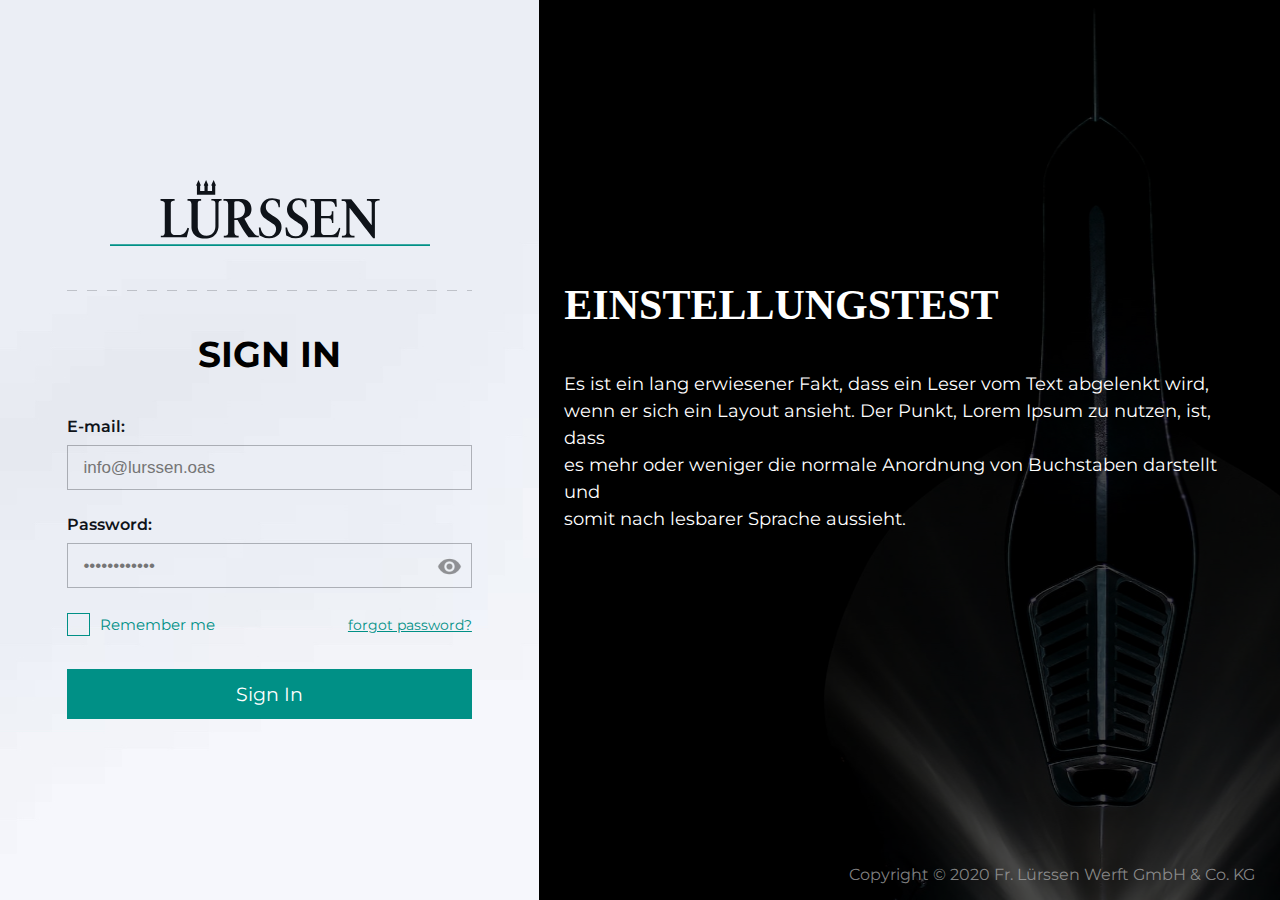
<file: index.html>
<!DOCTYPE html>
<html lang="en">
<head>
    <meta charset="UTF-8">
    <meta name="viewport" content="width=device-width, initial-scale=1.0">
    <link rel="stylesheet" href="./css/index.css">
    <link rel="preconnect" href="https://fonts.gstatic.com">
    <link href="https://fonts.googleapis.com/css2?family=Montserrat:wght@300&display=swap" rel="stylesheet">
    <link rel="stylesheet" href="https://stackpath.bootstrapcdn.com/font-awesome/4.7.0/css/font-awesome.min.css" integrity="sha384-wvfXpqpZZVQGK6TAh5PVlGOfQNHSoD2xbE+QkPxCAFlNEevoEH3Sl0sibVcOQVnN" crossorigin="anonymous">
    <title>LURSSEN</title>
</head>
<body>
    <!--------------------LEFT SIDE------------------------------------------>

    <div class="site">
        <div class="left-side">
            <div class="wrapper">
                <div class="logo">
                    <div class="image"><img src="./img/logo.svg" alt=""></div>
                </div>
                <h1 class="sign-in-heading">sign in</h1>

    <!-------------------- LOG IN ------------------------------------------->

                <form class="form">
                    <label for="email" class="email">E-mail:</label>
                    <input type="text" name="email" class="input" placeholder="info@lurssen.oas">
                    <div class="pass">
                        <label for="pass" class="password">Password:</label>
                        <input type="password" id="password" class="input" placeholder="••••••••••••">
                        <div id="toggle" onclick="showHide();"></div>
                    </div>
                   
                    <div class="checkbox-row">
                        <div class="checkbox-container">
                            <div class="checkbox"></div>
                            <label for="checkbox" class="checkbox-label">Remember me</label>
                            <div class="checked"><i class="fa fa-check check"></i></div>
                        </div>
                        <div class="forgot">
                            <a href="#">forgot password?</a>
                        </div>
                    </div>
                    <div class="sign-in"><a href="./intro.html">Sign In</a></div>
                </form>
             </div>  
        </div>

    <!-------------------- RIGHT SIDE ------------------------------------------->

        <div class="right-side">
            <div class="text">
                <h1 class="heading">
                    Einstellungstest
                </h1>
                <p>
                    Es ist ein lang erwiesener Fakt, dass ein Leser vom Text abgelenkt wird,<br>
                    wenn er sich ein Layout ansieht. Der Punkt, Lorem Ipsum zu nutzen, ist, dass <br>
                    es mehr oder weniger die normale Anordnung von Buchstaben darstellt und <br> 
                    somit nach lesbarer Sprache aussieht.
                </p>
            </div>
            <div class="copy">
                <p>
                    Copyright © 2020 Fr. Lürssen Werft GmbH & Co. KG
                </p>
            </div>
        </div>
    </div>


    <script src="./js/index.js"></script>

</body>
</html>
</file>
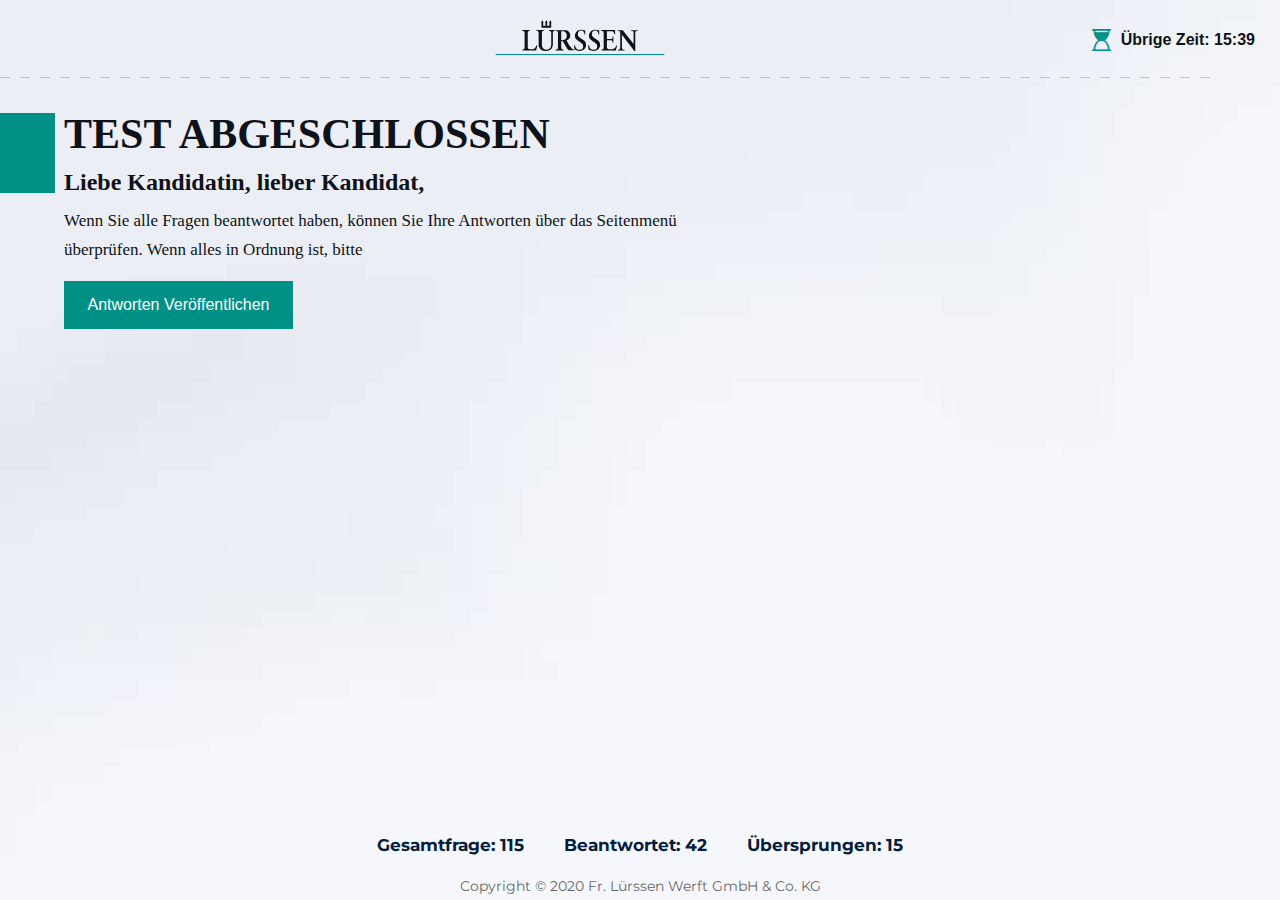
<file: confirm.html>
<!DOCTYPE html>
<html lang="en">
<head>
    <meta charset="UTF-8">
    <meta name="viewport" content="width=device-width, initial-scale=1.0">
    <link rel="preconnect" href="https://fonts.gstatic.com">
    <link href="https://fonts.googleapis.com/css2?family=Montserrat:wght@300&display=swap" rel="stylesheet">
    <link rel="stylesheet" href="./css/confirm.css">
    <link rel="stylesheet" href="https://stackpath.bootstrapcdn.com/font-awesome/4.7.0/css/font-awesome.min.css" integrity="sha384-wvfXpqpZZVQGK6TAh5PVlGOfQNHSoD2xbE+QkPxCAFlNEevoEH3Sl0sibVcOQVnN" crossorigin="anonymous">
    <title>LURSSEN</title>

</head>
<body>
    <!--------------------HEADER------------------>

    <header class="header">
        <div class="logo">
            <a href="#"><img src="./img/logo.svg" alt="logo"></a>
        </div>
        <div class="timer-block">
            <div class="timer"><i class="fa fa-hourglass-start"></i></div>
            <p class="timer-text bold">Übrige Zeit: 15:39</p>
        </div>
    </header>

    <!------------------------------MAIN---------------------------->


    <div class="wrapper">
        <div class="container-main">
        <main class="main">
            <div class="block-left"></div>
                <div class="confirm-text">
                    <h1>Test abgeschlossen <br>
                    <span class="smaller">Liebe Kandidatin, lieber Kandidat,</span></h1>
                    <p>Wenn Sie alle Fragen beantwortet haben, können Sie Ihre Antworten über das Seitenmenü  überprüfen. Wenn alles in Ordnung ist, bitte</p>
                    <button class="confirm-btn"><a href="./results.html">Antworten veröffentlichen</a></button>    
                    
            </div>
    
        </main>

<!------------------------------SIDEBAR-------------------------------->
        <aside class="sidebar">
    <div class="row column">
        <div class="block">
            <div class="subject">
                Allgemeinwissen
            </div>
            <div class="chevron"></div>
        </div>
        <div class="calendar">
            <div class="calendar-heading">Verschiedene Themen</div>
            <div class="calendar-body">
                <table class="table">
                    <tr>
                        <td class="primary">1</td>
                        <td class="primary">2</td>
                        <td class="primary">3</td>
                        <td class="primary">4</td>
                        <td>5</td>
                        <td>6</td>
                        <td>7</td>
                        <td>8</td>
                        <td>9</td>
                        <td class="primary">10</td>
                    </tr>
                    <tr>
                        <td class="checked">11</td>
                        <td>12</td>
                        <td>13</td>
                        <td>14</td>
                        <td>15</td>
                        <td>16</td>
                        <td>17</td>
                        <td>18</td>
                        <td>19</td>
                        <td>20</td>
                    </tr>
                    <tr>
                        <td>21</td>
                        <td>22</td>
                        <td>23</td>
                        <td>24</td>
                        <td>25</td>
                        <td>26</td>
                        <td>27</td>
                        <td>28</td>
                        <td>29</td>
                        <td>30</td>
                    </tr>
                </table>
            </div>
        </div>
    </div>
    <div class="row column">
        <div class="block">
            <div class="subject">
                Fachbezogenes Wissen
            </div>
            <div class="chevron"></div>
        </div>
        <div class="calendar">
            <div class="calendar-heading">Verschiedene Themen</div>
            <div class="calendar-body">
                <table class="table">
                    <tr>
                        <td class="primary">1</td>
                        <td class="primary">2</td>
                        <td class="primary">3</td>
                        <td class="primary">4</td>
                        <td>5</td>
                        <td>6</td>
                        <td>7</td>
                        <td>8</td>
                        <td>9</td>
                        <td class="primary">10</td>
                    </tr>
                    <tr>
                        <td class="checked">11</td>
                        <td>12</td>
                        <td>13</td>
                        <td>14</td>
                        <td>15</td>
                        <td>16</td>
                        <td>17</td>
                        <td>18</td>
                        <td>19</td>
                        <td>20</td>
                    </tr>
                    <tr>
                        <td>21</td>
                        <td>22</td>
                        <td>23</td>
                        <td>24</td>
                        <td>25</td>
                        <td>26</td>
                        <td>27</td>
                        <td>28</td>
                        <td>29</td>
                        <td>30</td>
                    </tr>
                </table>
            </div>
        </div>
    </div>
    <div class="row column">
        <div class="block">
            <div class="subject">
                Mathematik
            </div>
            <div class="chevron"></i></div>
        </div>
        <div class="calendar">
            <div class="calendar-heading">Verschiedene Themen</div>
            <div class="calendar-body">
                <table class="table">
                    <tr>
                        <td class="primary">1</td>
                        <td class="primary">2</td>
                        <td class="primary">3</td>
                        <td class="primary">4</td>
                        <td>5</td>
                        <td>6</td>
                        <td>7</td>
                        <td>8</td>
                        <td>9</td>
                        <td class="primary">10</td>
                    </tr>
                    <tr>
                        <td class="checked">11</td>
                        <td>12</td>
                        <td>13</td>
                        <td>14</td>
                        <td>15</td>
                        <td>16</td>
                        <td>17</td>
                        <td>18</td>
                        <td>19</td>
                        <td>20</td>
                    </tr>
                    <tr>
                        <td>21</td>
                        <td>22</td>
                        <td>23</td>
                        <td>24</td>
                        <td>25</td>
                        <td>26</td>
                        <td>27</td>
                        <td>28</td>
                        <td>29</td>
                        <td>30</td>
                    </tr>
                </table>
            </div>
        </div>
    </div>
    <div class="row column">
        <div class="block">
            <div class="subject">
                Technisches Verständnis
            </div>
            <div class="chevron"></i></div>
        </div>
        <div class="calendar">
            <div class="calendar-heading">Verschiedene Themen</div>
            <div class="calendar-body">
                <table class="table">
                    <tr>
                        <td class="primary">1</td>
                        <td class="primary">2</td>
                        <td class="primary">3</td>
                        <td class="primary">4</td>
                        <td>5</td>
                        <td>6</td>
                        <td>7</td>
                        <td>8</td>
                        <td>9</td>
                        <td class="primary">10</td>
                    </tr>
                    <tr>
                        <td class="checked">11</td>
                        <td>12</td>
                        <td>13</td>
                        <td>14</td>
                        <td>15</td>
                        <td>16</td>
                        <td>17</td>
                        <td>18</td>
                        <td>19</td>
                        <td>20</td>
                    </tr>
                    <tr>
                        <td>21</td>
                        <td>22</td>
                        <td>23</td>
                        <td>24</td>
                        <td>25</td>
                        <td>26</td>
                        <td>27</td>
                        <td>28</td>
                        <td>29</td>
                        <td>30</td>
                    </tr>
                </table>
            </div>
        </div>
    </div>
    <div class="row column">
        <div class="block">
            <div class="subject">
                Sprachbeherrschung 
           </div>
            <div class="chevron"></i></div>
        </div>
        <div class="calendar">
            <div class="calendar-heading">Verschiedene Themen</div>
            <div class="calendar-body">
                <table class="table">
                    <tr>
                        <td class="primary">1</td>
                        <td class="primary">2</td>
                        <td class="primary">3</td>
                        <td class="primary">4</td>
                        <td>5</td>
                        <td>6</td>
                        <td>7</td>
                        <td>8</td>
                        <td>9</td>
                        <td class="primary">10</td>
                    </tr>
                    <tr>
                        <td class="checked">11</td>
                        <td>12</td>
                        <td>13</td>
                        <td>14</td>
                        <td>15</td>
                        <td>16</td>
                        <td>17</td>
                        <td>18</td>
                        <td>19</td>
                        <td>20</td>
                    </tr>
                    <tr>
                        <td>21</td>
                        <td>22</td>
                        <td>23</td>
                        <td>24</td>
                        <td>25</td>
                        <td>26</td>
                        <td>27</td>
                        <td>28</td>
                        <td>29</td>
                        <td>30</td>
                    </tr>
                </table>
            </div>
        </div>
    </div>
    <div class="row column">
        <div class="block">
            <div class="subject">
                Logisches Denkvermögen
            </div>
            <div class="chevron"></i></div>
        </div>
        <div class="calendar">
            <div class="calendar-heading">Verschiedene Themen</div>
            <div class="calendar-body">
                <table class="table">
                    <tr>
                        <td class="primary">1</td>
                        <td class="primary">2</td>
                        <td class="primary">3</td>
                        <td class="primary">4</td>
                        <td>5</td>
                        <td>6</td>
                        <td>7</td>
                        <td>8</td>
                        <td>9</td>
                        <td class="primary">10</td>
                    </tr>
                    <tr>
                        <td class="checked">11</td>
                        <td>12</td>
                        <td>13</td>
                        <td>14</td>
                        <td>15</td>
                        <td>16</td>
                        <td>17</td>
                        <td>18</td>
                        <td>19</td>
                        <td>20</td>
                    </tr>
                    <tr>
                        <td>21</td>
                        <td>22</td>
                        <td>23</td>
                        <td>24</td>
                        <td>25</td>
                        <td>26</td>
                        <td>27</td>
                        <td>28</td>
                        <td>29</td>
                        <td>30</td>
                    </tr>
                </table>
            </div>
        </div>
    </div>
    <div class="row column">
        <div class="block">
            <div class="subject">
                Visuelles Denkvermögen
            </div>
            <div class="chevron"></i></div>
        </div>
        <div class="calendar">
            <div class="calendar-heading">Verschiedene Themen</div>
            <div class="calendar-body">
                <table class="table">
                    <tr>
                        <td class="primary">1</td>
                        <td class="primary">2</td>
                        <td class="primary">3</td>
                        <td class="primary">4</td>
                        <td>5</td>
                        <td>6</td>
                        <td>7</td>
                        <td>8</td>
                        <td>9</td>
                        <td class="primary">10</td>
                    </tr>
                    <tr>
                        <td class="checked">11</td>
                        <td>12</td>
                        <td>13</td>
                        <td>14</td>
                        <td>15</td>
                        <td>16</td>
                        <td>17</td>
                        <td>18</td>
                        <td>19</td>
                        <td>20</td>
                    </tr>
                    <tr>
                        <td>21</td>
                        <td>22</td>
                        <td>23</td>
                        <td>24</td>
                        <td>25</td>
                        <td>26</td>
                        <td>27</td>
                        <td>28</td>
                        <td>29</td>
                        <td>30</td>
                    </tr>
                </table>
            </div>
        </div>
    </div>
    <div class="row column">
        <div class="block">
            <div class="subject">
                Fremdsprachenkenntnisse
            </div>
            <div class="chevron"></i></div>
        </div>
        <div class="calendar">
            <div class="calendar-heading">Verschiedene Themen</div>
            <div class="calendar-body">
                <table class="table">
                    <tr>
                        <td class="primary">1</td>
                        <td class="primary">2</td>
                        <td class="primary">3</td>
                        <td class="primary">4</td>
                        <td>5</td>
                        <td>6</td>
                        <td>7</td>
                        <td>8</td>
                        <td>9</td>
                        <td class="primary">10</td>
                    </tr>
                    <tr>
                        <td class="checked">11</td>
                        <td>12</td>
                        <td>13</td>
                        <td>14</td>
                        <td>15</td>
                        <td>16</td>
                        <td>17</td>
                        <td>18</td>
                        <td>19</td>
                        <td>20</td>
                    </tr>
                    <tr>
                        <td>21</td>
                        <td>22</td>
                        <td>23</td>
                        <td>24</td>
                        <td>25</td>
                        <td>26</td>
                        <td>27</td>
                        <td>28</td>
                        <td>29</td>
                        <td>30</td>
                    </tr>
                </table>
            </div>
        </div>
    </div>
        </aside>          
        </div>

</div>


    <!------------------------------FOOTER-------------------------------->


    <footer class="footer">
        <ul class="data">
            <li>Gesamtfrage: 115</li>
            <li>Beantwortet: 42</li>
            <li>Übersprungen: 15</li>
        </ul>
        <div class="copy">
            <p>Copyright © 2020 Fr. Lürssen Werft GmbH & Co. KG</p>
        </div>
    </footer>


    <script src="./js/confirm.js"></script>

</body>
</html>
</file>
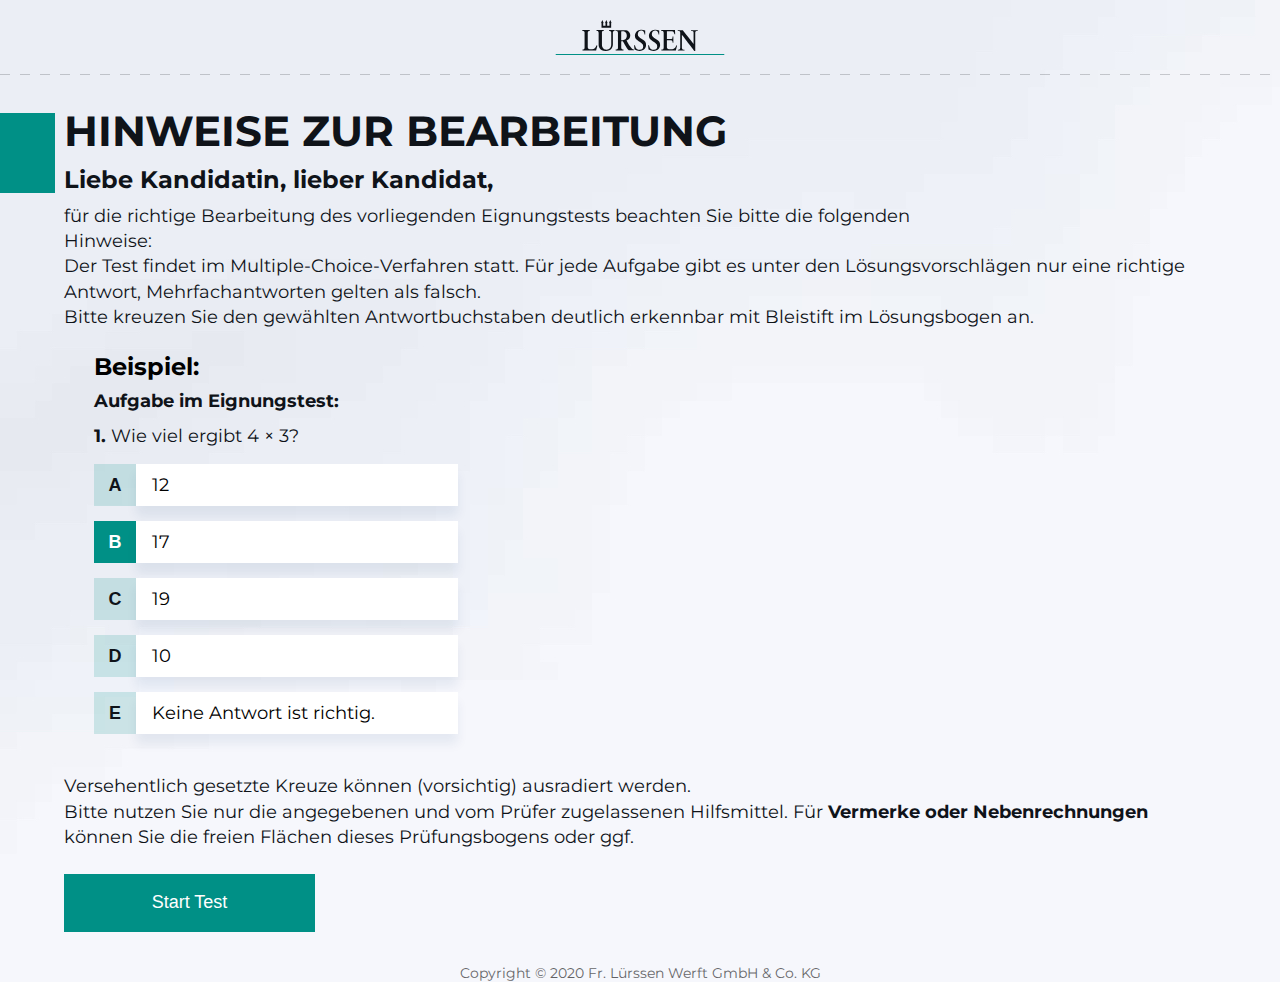
<file: intro.html>
<!DOCTYPE html>
<html lang="en">
<head>
    <meta charset="UTF-8">
    <meta name="viewport" content="width=device-width, initial-scale=1.0">
    <link rel="preconnect" href="https://fonts.gstatic.com">
    <link href="https://fonts.googleapis.com/css2?family=Montserrat:wght@300&display=swap" rel="stylesheet">
    <link rel="stylesheet" href="./css/intro.css">
    <title>LURSSEN</title>
</head>
<body>
        <!--------------------HEADER------------------>

    <header class="header">
        <div class="logo">
            <img src="./img/logo.svg" alt="logo">
        </div>
    </header>

        <!--------------------MAIN------------------>

    <main class="main">
        <div class="wrapper">
            <div class="instructions">
                <h1>Hinweise zur Bearbeitung <br>
                <span class="smaller">Liebe Kandidatin, lieber Kandidat,</span></h1>
                <p>für die richtige Bearbeitung des vorliegenden Eignungstests beachten Sie bitte die folgenden <br>
                    Hinweise:
                    <br> Der Test findet im Multiple-Choice-Verfahren statt. Für jede Aufgabe gibt es unter den Lösungsvorschlägen nur eine richtige Antwort, Mehrfachantworten gelten als falsch.
                    <br> Bitte kreuzen Sie den gewählten Antwortbuchstaben deutlich erkennbar mit Bleistift im Lösungsbogen an.</p>
            </div>
            <div class="question-block">
                <h2>Beispiel:</h2>
                <p class="bold">Aufgabe im Eignungstest: </p>
                <p class="question"> <span class="bold">1.</span> Wie viel ergibt 4 × 3? </p>
                <div class="answers-block">
                    <div class="row">
                        <div class="sup-range">A</div>
                        <div class="sup-ans">12</div>
                    </div>
                    <div class="row">
                        <div class="sup-range dark">b</div>
                        <div class="sup-ans">17</div>
                    </div>
                    <div class="row">
                        <div class="sup-range">c</div>
                        <div class="sup-ans">19</div>
                    </div>
                    <div class="row">
                        <div class="sup-range">d</div>
                        <div class="sup-ans">10</div>
                    </div>
                    <div class="row">
                        <div class="sup-range">e</div>
                        <div class="sup-ans">Keine Antwort ist richtig.</div>
                    </div>
                </div>
            </div>
                <div class="diagonal"></div>
        
                <p>Versehentlich gesetzte Kreuze können (vorsichtig) ausradiert werden.
                    <br> Bitte nutzen Sie nur die angegebenen und vom Prüfer zugelassenen Hilfsmittel. Für <span class="bold">Vermerke oder Nebenrechnungen</span> können Sie die freien Flächen dieses Prüfungsbogens oder ggf.  </p>
                
                <a href="./standart.html"><button class="start">start test</button></a>
                
        </div>

    </main>
        

            <!--------------------FOOTER------------------>

    <footer class="footer">
        <div class="copy">
            <p>Copyright © 2020 Fr. Lürssen Werft GmbH & Co. KG</p>
        </div>
    </footer>
</body>
</html>
</file>
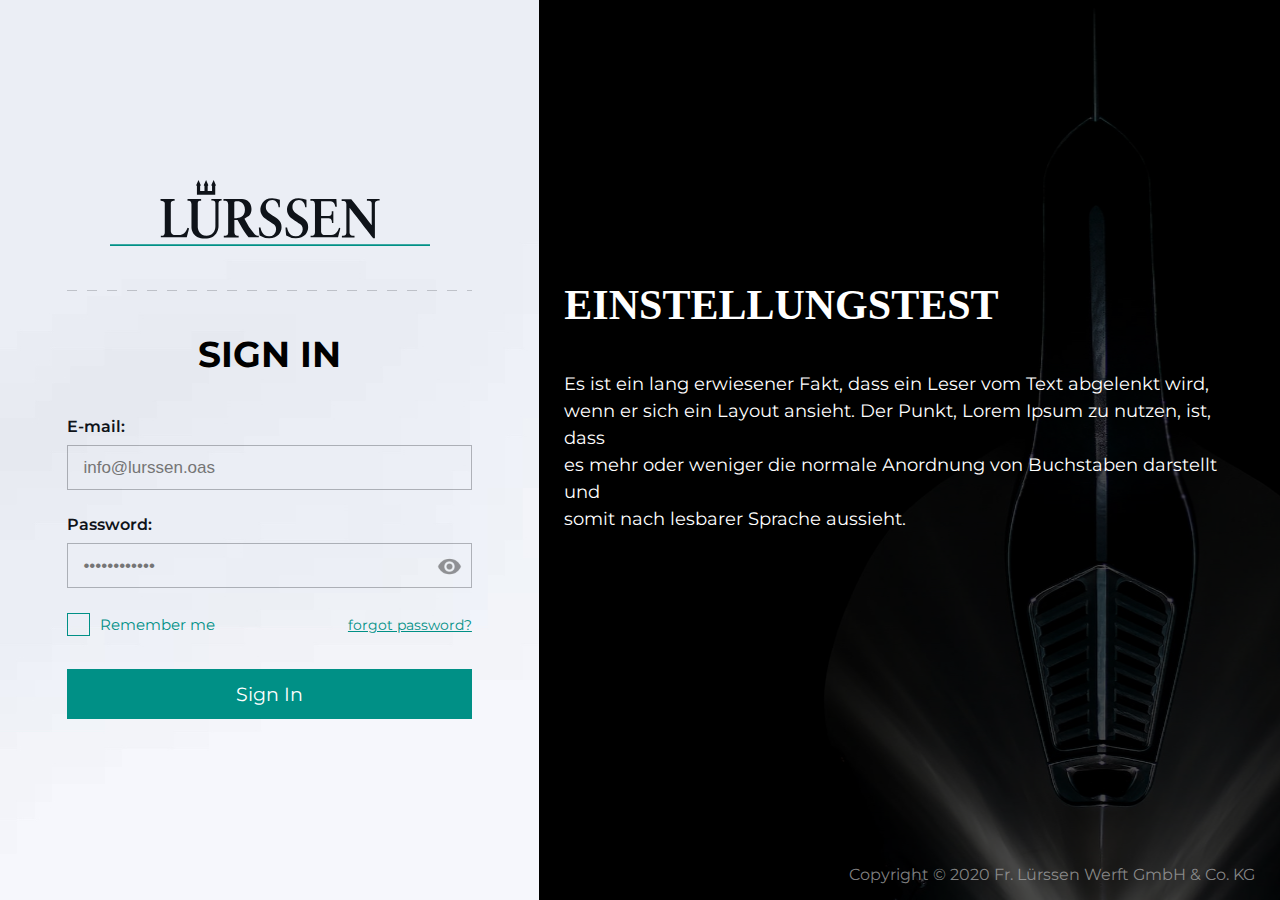
<file: login.html>
<!DOCTYPE html>
<html lang="en">
<head>
    <meta charset="UTF-8">
    <meta name="viewport" content="width=device-width, initial-scale=1.0">
    <link rel="stylesheet" href="./css/login.css">
    <link rel="preconnect" href="https://fonts.gstatic.com">
    <link href="https://fonts.googleapis.com/css2?family=Montserrat:wght@300&display=swap" rel="stylesheet">
    <link rel="stylesheet" href="https://stackpath.bootstrapcdn.com/font-awesome/4.7.0/css/font-awesome.min.css" integrity="sha384-wvfXpqpZZVQGK6TAh5PVlGOfQNHSoD2xbE+QkPxCAFlNEevoEH3Sl0sibVcOQVnN" crossorigin="anonymous">
    <title>LURSSEN</title>
</head>
<body>
    <!--------------------LEFT SIDE------------------------------------------>

    <div class="site">
        <div class="left-side">
            <div class="wrapper">
                <div class="logo">
                    <div class="image"><img src="./img/logo.svg" alt=""></div>
                </div>
                <div class="line"></div>
                <h1 class="sign-in-heading">sign in</h1>

    <!-------------------- LOG IN ------------------------------------------->

                <form class="form">
                    <label for="email" class="email">E-mail:</label>
                    <input type="text" name="email" class="input" placeholder="info@lurssen.oas">
                    <div class="pass">
                        <label for="pass" class="password">Password:</label>
                        <input type="password" id="password" class="input" placeholder="••••••••••••">
                        <div id="toggle" onclick="showHide();"></div>
                    </div>
                   
                    <div class="checkbox-row">
                        <div class="checkbox-container">
                            <div class="checkbox"></div>
                            <label for="checkbox" class="checkbox-label">Remember me</label>
                            <div class="checked"><i class="fa fa-check check"></i></div>
                        </div>
                        <div class="forgot">
                            <a href="#">forgot password?</a>
                        </div>
                    </div>
                    <div class="sign-in"><a href="./intro.html">Sign In</a></div>
                </form>
             </div>  
        </div>

    <!-------------------- RIGHT SIDE ------------------------------------------->

        <div class="right-side">
            <div class="text">
                <h1 class="heading">
                    Einstellungstest
                </h1>
                <p>
                    Es ist ein lang erwiesener Fakt, dass ein Leser vom Text abgelenkt wird,<br>
                    wenn er sich ein Layout ansieht. Der Punkt, Lorem Ipsum zu nutzen, ist, dass <br>
                    es mehr oder weniger die normale Anordnung von Buchstaben darstellt und <br> 
                    somit nach lesbarer Sprache aussieht.
                </p>
            </div>
            <div class="copy">
                <p>
                    Copyright © 2020 Fr. Lürssen Werft GmbH & Co. KG
                </p>
            </div>
        </div>
    </div>


    <script src="./js/login.js"></script>

</body>
</html>
</file>
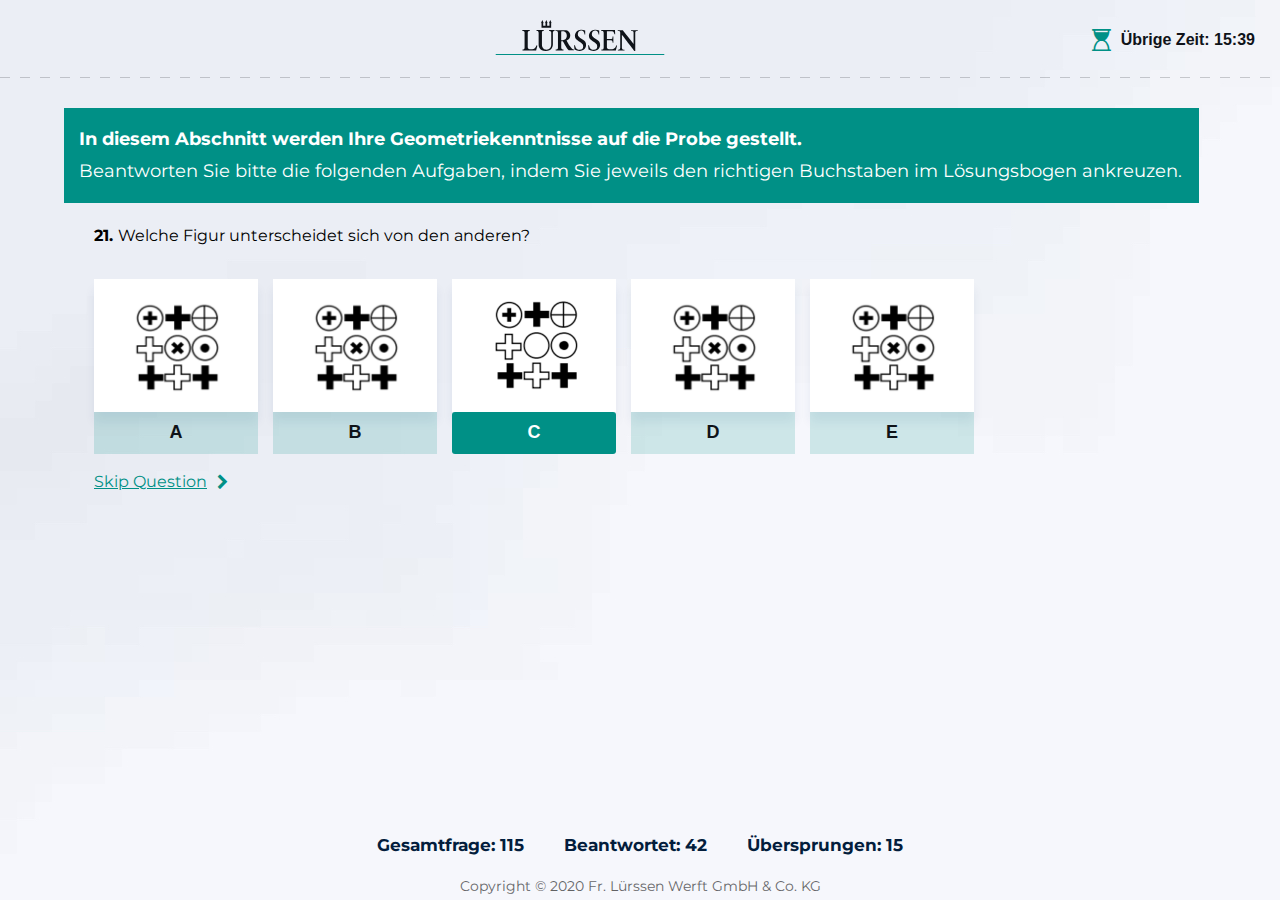
<file: photo-answer.html>
<!DOCTYPE html>
<html lang="en">
<head>
    <meta charset="UTF-8">
    <meta name="viewport" content="width=device-width, initial-scale=1.0">
    <link rel="preconnect" href="https://fonts.gstatic.com">
    <link href="https://fonts.googleapis.com/css2?family=Montserrat:wght@300&display=swap" rel="stylesheet">
    <link rel="stylesheet" href="./css/photo-answer.css">
    <link rel="stylesheet" href="https://stackpath.bootstrapcdn.com/font-awesome/4.7.0/css/font-awesome.min.css" integrity="sha384-wvfXpqpZZVQGK6TAh5PVlGOfQNHSoD2xbE+QkPxCAFlNEevoEH3Sl0sibVcOQVnN" crossorigin="anonymous">
    <title>LURSSEN</title>

</head>
<body>
    <!--------------------HEADER------------------>

    <header class="header">
        <div class="logo">
            <a href="#"><img src="./img/logo.svg" alt="logo"></a>
        </div>
        <div class="timer-block">
            <div class="timer"><i class="fa fa-hourglass-start"></i></div>
            <p class="timer-text bold">Übrige Zeit: 15:39</p>
        </div>
    </header>

    <!------------------------------MAIN---------------------------->


    <div class="wrapper">
        <div class="container-main">
        <div class="main">
            <div class="heading">
                <p><span class="bold">In diesem Abschnitt werden Ihre Geometriekenntnisse auf die Probe gestellt.</span> <br>
                    Beantworten Sie bitte die folgenden Aufgaben, indem Sie jeweils den richtigen Buchstaben im Lösungsbogen ankreuzen.  </p>       
            </div>
            <div class="question-block">
                <p class="question"><span class="bold">21. </span>Welche Figur unterscheidet sich von den anderen?  </p>
                <div class="answers-block">
                        <div class="row column">
                            <div class="sup-ans"><img src="./img/image1.png" alt=""></div>
                            <button class="sup-range">a</button>
                        </div>
                        <div class="row column">
                            <div class="sup-ans"><img src="./img/image1.png" alt=""></div>
                            <button class="sup-range">b</button>
                        </div>
                        <div class="row column">
                            <div class="sup-ans"><img src="./img/image2.png" alt=""></div>
                            <button class="sup-range checked">c</button>
                        </div>
                        <div class="row column">
                            <div class="sup-ans"><img src="./img/image1.png" alt=""></div>
                            <button class="sup-range">d</button>
                        </div>
                        <div class="row column">
                            <div class="sup-ans"><img src="./img/image1.png" alt=""></div>
                            <button class="sup-range">e</button>
                        </div>
                </div>
                <div class="skip">
                    <a href="./confirm.html" class="skip-q">Skip Question</a>
                    <div class="skip-chevron"><i class="fa fa-chevron-right"></i></div>
                </div>
            </div>
        </div>
        <aside class="sidebar">
            <div class="row column">
                <div class="block">
                    <div class="subject">
                        Allgemeinwissen
                    </div>
                    <div class="chevron"></div>
                </div>
                <div class="calendar">
                    <div class="calendar-heading">Verschiedene Themen</div>
                    <div class="calendar-body">
                        <table class="table">
                            <tr>
                                <td class="primary">1</td>
                                <td class="primary">2</td>
                                <td class="primary">3</td>
                                <td class="primary">4</td>
                                <td>5</td>
                                <td>6</td>
                                <td>7</td>
                                <td>8</td>
                                <td>9</td>
                                <td class="primary">10</td>
                            </tr>
                            <tr>
                                <td class="checked">11</td>
                                <td>12</td>
                                <td>13</td>
                                <td>14</td>
                                <td>15</td>
                                <td>16</td>
                                <td>17</td>
                                <td>18</td>
                                <td>19</td>
                                <td>20</td>
                            </tr>
                            <tr>
                                <td>21</td>
                                <td>22</td>
                                <td>23</td>
                                <td>24</td>
                                <td>25</td>
                                <td>26</td>
                                <td>27</td>
                                <td>28</td>
                                <td>29</td>
                                <td>30</td>
                            </tr>
                        </table>
                    </div>
                </div>
            </div>
            <div class="row column">
                <div class="block">
                    <div class="subject">
                        Fachbezogenes Wissen
                    </div>
                    <div class="chevron"></div>
                </div>
                <div class="calendar">
                    <div class="calendar-heading">Verschiedene Themen</div>
                    <div class="calendar-body">
                        <table class="table">
                            <tr>
                                <td class="primary">1</td>
                                <td class="primary">2</td>
                                <td class="primary">3</td>
                                <td class="primary">4</td>
                                <td>5</td>
                                <td>6</td>
                                <td>7</td>
                                <td>8</td>
                                <td>9</td>
                                <td class="primary">10</td>
                            </tr>
                            <tr>
                                <td class="checked">11</td>
                                <td>12</td>
                                <td>13</td>
                                <td>14</td>
                                <td>15</td>
                                <td>16</td>
                                <td>17</td>
                                <td>18</td>
                                <td>19</td>
                                <td>20</td>
                            </tr>
                            <tr>
                                <td>21</td>
                                <td>22</td>
                                <td>23</td>
                                <td>24</td>
                                <td>25</td>
                                <td>26</td>
                                <td>27</td>
                                <td>28</td>
                                <td>29</td>
                                <td>30</td>
                            </tr>
                        </table>
                    </div>
                </div>
            </div>
            <div class="row column">
                <div class="block">
                    <div class="subject">
                        Mathematik
                    </div>
                    <div class="chevron"></i></div>
                </div>
                <div class="calendar">
                    <div class="calendar-heading">Verschiedene Themen</div>
                    <div class="calendar-body">
                        <table class="table">
                            <tr>
                                <td class="primary">1</td>
                                <td class="primary">2</td>
                                <td class="primary">3</td>
                                <td class="primary">4</td>
                                <td>5</td>
                                <td>6</td>
                                <td>7</td>
                                <td>8</td>
                                <td>9</td>
                                <td class="primary">10</td>
                            </tr>
                            <tr>
                                <td class="checked">11</td>
                                <td>12</td>
                                <td>13</td>
                                <td>14</td>
                                <td>15</td>
                                <td>16</td>
                                <td>17</td>
                                <td>18</td>
                                <td>19</td>
                                <td>20</td>
                            </tr>
                            <tr>
                                <td>21</td>
                                <td>22</td>
                                <td>23</td>
                                <td>24</td>
                                <td>25</td>
                                <td>26</td>
                                <td>27</td>
                                <td>28</td>
                                <td>29</td>
                                <td>30</td>
                            </tr>
                        </table>
                    </div>
                </div>
            </div>
            <div class="row column">
                <div class="block">
                    <div class="subject">
                        Technisches Verständnis
                    </div>
                    <div class="chevron"></i></div>
                </div>
                <div class="calendar">
                    <div class="calendar-heading">Verschiedene Themen</div>
                    <div class="calendar-body">
                        <table class="table">
                            <tr>
                                <td class="primary">1</td>
                                <td class="primary">2</td>
                                <td class="primary">3</td>
                                <td class="primary">4</td>
                                <td>5</td>
                                <td>6</td>
                                <td>7</td>
                                <td>8</td>
                                <td>9</td>
                                <td class="primary">10</td>
                            </tr>
                            <tr>
                                <td class="checked">11</td>
                                <td>12</td>
                                <td>13</td>
                                <td>14</td>
                                <td>15</td>
                                <td>16</td>
                                <td>17</td>
                                <td>18</td>
                                <td>19</td>
                                <td>20</td>
                            </tr>
                            <tr>
                                <td>21</td>
                                <td>22</td>
                                <td>23</td>
                                <td>24</td>
                                <td>25</td>
                                <td>26</td>
                                <td>27</td>
                                <td>28</td>
                                <td>29</td>
                                <td>30</td>
                            </tr>
                        </table>
                    </div>
                </div>
            </div>
            <div class="row column">
                <div class="block">
                    <div class="subject">
                        Sprachbeherrschung 
                   </div>
                    <div class="chevron"></i></div>
                </div>
                <div class="calendar">
                    <div class="calendar-heading">Verschiedene Themen</div>
                    <div class="calendar-body">
                        <table class="table">
                            <tr>
                                <td class="primary">1</td>
                                <td class="primary">2</td>
                                <td class="primary">3</td>
                                <td class="primary">4</td>
                                <td>5</td>
                                <td>6</td>
                                <td>7</td>
                                <td>8</td>
                                <td>9</td>
                                <td class="primary">10</td>
                            </tr>
                            <tr>
                                <td class="checked">11</td>
                                <td>12</td>
                                <td>13</td>
                                <td>14</td>
                                <td>15</td>
                                <td>16</td>
                                <td>17</td>
                                <td>18</td>
                                <td>19</td>
                                <td>20</td>
                            </tr>
                            <tr>
                                <td>21</td>
                                <td>22</td>
                                <td>23</td>
                                <td>24</td>
                                <td>25</td>
                                <td>26</td>
                                <td>27</td>
                                <td>28</td>
                                <td>29</td>
                                <td>30</td>
                            </tr>
                        </table>
                    </div>
                </div>
            </div>
            <div class="row column">
                <div class="block">
                    <div class="subject">
                        Logisches Denkvermögen
                    </div>
                    <div class="chevron"></i></div>
                </div>
                <div class="calendar">
                    <div class="calendar-heading">Verschiedene Themen</div>
                    <div class="calendar-body">
                        <table class="table">
                            <tr>
                                <td class="primary">1</td>
                                <td class="primary">2</td>
                                <td class="primary">3</td>
                                <td class="primary">4</td>
                                <td>5</td>
                                <td>6</td>
                                <td>7</td>
                                <td>8</td>
                                <td>9</td>
                                <td class="primary">10</td>
                            </tr>
                            <tr>
                                <td class="checked">11</td>
                                <td>12</td>
                                <td>13</td>
                                <td>14</td>
                                <td>15</td>
                                <td>16</td>
                                <td>17</td>
                                <td>18</td>
                                <td>19</td>
                                <td>20</td>
                            </tr>
                            <tr>
                                <td>21</td>
                                <td>22</td>
                                <td>23</td>
                                <td>24</td>
                                <td>25</td>
                                <td>26</td>
                                <td>27</td>
                                <td>28</td>
                                <td>29</td>
                                <td>30</td>
                            </tr>
                        </table>
                    </div>
                </div>
            </div>
            <div class="row column">
                <div class="block">
                    <div class="subject">
                        Visuelles Denkvermögen
                    </div>
                    <div class="chevron"></i></div>
                </div>
                <div class="calendar">
                    <div class="calendar-heading">Verschiedene Themen</div>
                    <div class="calendar-body">
                        <table class="table">
                            <tr>
                                <td class="primary">1</td>
                                <td class="primary">2</td>
                                <td class="primary">3</td>
                                <td class="primary">4</td>
                                <td>5</td>
                                <td>6</td>
                                <td>7</td>
                                <td>8</td>
                                <td>9</td>
                                <td class="primary">10</td>
                            </tr>
                            <tr>
                                <td class="checked">11</td>
                                <td>12</td>
                                <td>13</td>
                                <td>14</td>
                                <td>15</td>
                                <td>16</td>
                                <td>17</td>
                                <td>18</td>
                                <td>19</td>
                                <td>20</td>
                            </tr>
                            <tr>
                                <td>21</td>
                                <td>22</td>
                                <td>23</td>
                                <td>24</td>
                                <td>25</td>
                                <td>26</td>
                                <td>27</td>
                                <td>28</td>
                                <td>29</td>
                                <td>30</td>
                            </tr>
                        </table>
                    </div>
                </div>
            </div>
            <div class="row column">
                <div class="block">
                    <div class="subject">
                        Fremdsprachenkenntnisse
                    </div>
                    <div class="chevron"></i></div>
                </div>
                <div class="calendar">
                    <div class="calendar-heading">Verschiedene Themen</div>
                    <div class="calendar-body">
                        <table class="table">
                            <tr>
                                <td class="primary">1</td>
                                <td class="primary">2</td>
                                <td class="primary">3</td>
                                <td class="primary">4</td>
                                <td>5</td>
                                <td>6</td>
                                <td>7</td>
                                <td>8</td>
                                <td>9</td>
                                <td class="primary">10</td>
                            </tr>
                            <tr>
                                <td class="checked">11</td>
                                <td>12</td>
                                <td>13</td>
                                <td>14</td>
                                <td>15</td>
                                <td>16</td>
                                <td>17</td>
                                <td>18</td>
                                <td>19</td>
                                <td>20</td>
                            </tr>
                            <tr>
                                <td>21</td>
                                <td>22</td>
                                <td>23</td>
                                <td>24</td>
                                <td>25</td>
                                <td>26</td>
                                <td>27</td>
                                <td>28</td>
                                <td>29</td>
                                <td>30</td>
                            </tr>
                        </table>
                    </div>
                </div>
            </div>
        </aside>                   
        </div>
    </div>




    <!------------------------------FOOTER-------------------------------->


    <footer class="footer">
        <ul class="data">
            <li>Gesamtfrage: 115</li>
            <li>Beantwortet: 42</li>
            <li>Übersprungen: 15</li>
        </ul>
        <div class="copy">
            <p>Copyright © 2020 Fr. Lürssen Werft GmbH & Co. KG</p>
        </div>
    </footer>

    <script src="./js/photo-answer.js"></script>

</body>
</html>
</file>
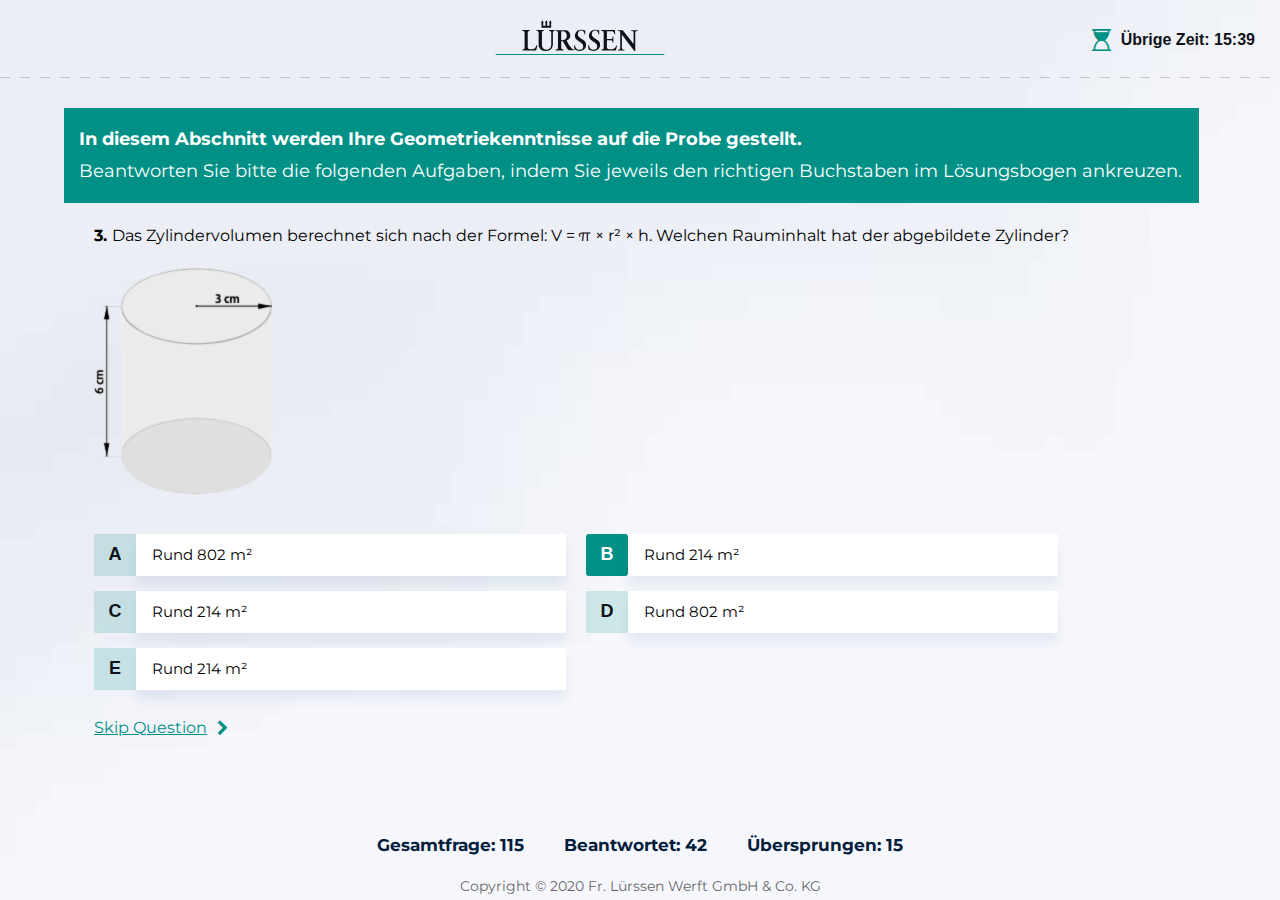
<file: photo-question.html>
<!DOCTYPE html>
<html lang="en">
<head>
    <meta charset="UTF-8">
    <meta name="viewport" content="width=device-width, initial-scale=1.0">
    <link rel="preconnect" href="https://fonts.gstatic.com">
    <link href="https://fonts.googleapis.com/css2?family=Montserrat:wght@300&display=swap" rel="stylesheet">
    <link rel="stylesheet" href="./css/photo-question.css">
    <link rel="stylesheet" href="https://stackpath.bootstrapcdn.com/font-awesome/4.7.0/css/font-awesome.min.css" integrity="sha384-wvfXpqpZZVQGK6TAh5PVlGOfQNHSoD2xbE+QkPxCAFlNEevoEH3Sl0sibVcOQVnN" crossorigin="anonymous">
    <title>LURSSEN</title>

</head>
<body>
    <!--------------------HEADER------------------>

    <header class="header">
        <div class="logo">
            <a href="#"><img src="./img/logo.svg" alt="logo"></a>
        </div>
        <div class="timer-block">
            <div class="timer"><i class="fa fa-hourglass-start"></i></div>
            <p class="timer-text bold">Übrige Zeit: 15:39</p>
        </div>

    </header>

    <!------------------------------MAIN---------------------------->


    <div class="wrapper">
        <div class="container-main">
            <div class="main">
                <div class="heading">
                    <p><span class="bold">In diesem Abschnitt werden Ihre Geometriekenntnisse auf die Probe gestellt.</span> <br>
                        Beantworten Sie bitte die folgenden Aufgaben, indem Sie jeweils den richtigen Buchstaben im Lösungsbogen ankreuzen.  </p>       
                </div>
                <div class="question-block">
                    <p class="question"><span class="bold">3. </span> Das Zylindervolumen berechnet sich nach der Formel: V = π × r² × h. Welchen Rauminhalt hat der abgebildete Zylinder?  </p>
                    <img src="./img/image.png"  class="image">
                    <div class="answers-block">
                        <div class="left-ans">
                            <div class="row">
                                <button class="sup-range">A</button>
                                <div class="sup-ans">Rund 802 m²</div>
                            </div>
                            <div class="row">
                                <button class="sup-range dark">c</button>
                                <div class="sup-ans">Rund 214 m²</div>
                            </div>
                            <div class="row">
                                <button class="sup-range">e</button>
                                <div class="sup-ans">Rund 214 m²</div>
                            </div>
                        </div>
                        <div class="right-ans">
                            <div class="row">
                                <button class="sup-range checked">b</button>
                                <div class="sup-ans">Rund 214 m²</div>
                            </div>
                            <div class="row">
                                <button class="sup-range">d</button>
                                <div class="sup-ans">Rund 802 m²</div>
                            </div>
                        </div>
                    </div>
                    <div class="skip">
                        <a href="./photo-answer.html" class="skip-q">Skip Question</a>
                        <div class="skip-chevron"><i class="fa fa-chevron-right"></i></div>
                    </div>
                </div>
            </div>

            
     <!------------------------------SIDEBAR-------------------------------->

     
            <aside class="sidebar">
        <div class="row column">
            <div class="block">
                <div class="subject">
                    Allgemeinwissen
                </div>
                <div class="chevron"></div>
            </div>
            <div class="calendar">
                <div class="calendar-heading">Verschiedene Themen</div>
                <div class="calendar-body">
                    <table class="table">
                        <tr>
                            <td class="primary">1</td>
                            <td class="primary">2</td>
                            <td class="primary">3</td>
                            <td class="primary">4</td>
                            <td>5</td>
                            <td>6</td>
                            <td>7</td>
                            <td>8</td>
                            <td>9</td>
                            <td class="primary">10</td>
                        </tr>
                        <tr>
                            <td class="checked">11</td>
                            <td>12</td>
                            <td>13</td>
                            <td>14</td>
                            <td>15</td>
                            <td>16</td>
                            <td>17</td>
                            <td>18</td>
                            <td>19</td>
                            <td>20</td>
                        </tr>
                        <tr>
                            <td>21</td>
                            <td>22</td>
                            <td>23</td>
                            <td>24</td>
                            <td>25</td>
                            <td>26</td>
                            <td>27</td>
                            <td>28</td>
                            <td>29</td>
                            <td>30</td>
                        </tr>
                    </table>
                </div>
            </div>
        </div>
        <div class="row column">
            <div class="block">
                <div class="subject">
                    Fachbezogenes Wissen
                </div>
                <div class="chevron"></div>
            </div>
            <div class="calendar">
                <div class="calendar-heading">Verschiedene Themen</div>
                <div class="calendar-body">
                    <table class="table">
                        <tr>
                            <td class="primary">1</td>
                            <td class="primary">2</td>
                            <td class="primary">3</td>
                            <td class="primary">4</td>
                            <td>5</td>
                            <td>6</td>
                            <td>7</td>
                            <td>8</td>
                            <td>9</td>
                            <td class="primary">10</td>
                        </tr>
                        <tr>
                            <td class="checked">11</td>
                            <td>12</td>
                            <td>13</td>
                            <td>14</td>
                            <td>15</td>
                            <td>16</td>
                            <td>17</td>
                            <td>18</td>
                            <td>19</td>
                            <td>20</td>
                        </tr>
                        <tr>
                            <td>21</td>
                            <td>22</td>
                            <td>23</td>
                            <td>24</td>
                            <td>25</td>
                            <td>26</td>
                            <td>27</td>
                            <td>28</td>
                            <td>29</td>
                            <td>30</td>
                        </tr>
                    </table>
                </div>
            </div>
        </div>
        <div class="row column">
            <div class="block">
                <div class="subject">
                    Mathematik
                </div>
                <div class="chevron"></i></div>
            </div>
            <div class="calendar">
                <div class="calendar-heading">Verschiedene Themen</div>
                <div class="calendar-body">
                    <table class="table">
                        <tr>
                            <td class="primary">1</td>
                            <td class="primary">2</td>
                            <td class="primary">3</td>
                            <td class="primary">4</td>
                            <td>5</td>
                            <td>6</td>
                            <td>7</td>
                            <td>8</td>
                            <td>9</td>
                            <td class="primary">10</td>
                        </tr>
                        <tr>
                            <td class="checked">11</td>
                            <td>12</td>
                            <td>13</td>
                            <td>14</td>
                            <td>15</td>
                            <td>16</td>
                            <td>17</td>
                            <td>18</td>
                            <td>19</td>
                            <td>20</td>
                        </tr>
                        <tr>
                            <td>21</td>
                            <td>22</td>
                            <td>23</td>
                            <td>24</td>
                            <td>25</td>
                            <td>26</td>
                            <td>27</td>
                            <td>28</td>
                            <td>29</td>
                            <td>30</td>
                        </tr>
                    </table>
                </div>
            </div>
        </div>
        <div class="row column">
            <div class="block">
                <div class="subject">
                    Technisches Verständnis
                </div>
                <div class="chevron"></i></div>
            </div>
            <div class="calendar">
                <div class="calendar-heading">Verschiedene Themen</div>
                <div class="calendar-body">
                    <table class="table">
                        <tr>
                            <td class="primary">1</td>
                            <td class="primary">2</td>
                            <td class="primary">3</td>
                            <td class="primary">4</td>
                            <td>5</td>
                            <td>6</td>
                            <td>7</td>
                            <td>8</td>
                            <td>9</td>
                            <td class="primary">10</td>
                        </tr>
                        <tr>
                            <td class="checked">11</td>
                            <td>12</td>
                            <td>13</td>
                            <td>14</td>
                            <td>15</td>
                            <td>16</td>
                            <td>17</td>
                            <td>18</td>
                            <td>19</td>
                            <td>20</td>
                        </tr>
                        <tr>
                            <td>21</td>
                            <td>22</td>
                            <td>23</td>
                            <td>24</td>
                            <td>25</td>
                            <td>26</td>
                            <td>27</td>
                            <td>28</td>
                            <td>29</td>
                            <td>30</td>
                        </tr>
                    </table>
                </div>
            </div>
        </div>
        <div class="row column">
            <div class="block">
                <div class="subject">
                    Sprachbeherrschung 
               </div>
                <div class="chevron"></i></div>
            </div>
            <div class="calendar">
                <div class="calendar-heading">Verschiedene Themen</div>
                <div class="calendar-body">
                    <table class="table">
                        <tr>
                            <td class="primary">1</td>
                            <td class="primary">2</td>
                            <td class="primary">3</td>
                            <td class="primary">4</td>
                            <td>5</td>
                            <td>6</td>
                            <td>7</td>
                            <td>8</td>
                            <td>9</td>
                            <td class="primary">10</td>
                        </tr>
                        <tr>
                            <td class="checked">11</td>
                            <td>12</td>
                            <td>13</td>
                            <td>14</td>
                            <td>15</td>
                            <td>16</td>
                            <td>17</td>
                            <td>18</td>
                            <td>19</td>
                            <td>20</td>
                        </tr>
                        <tr>
                            <td>21</td>
                            <td>22</td>
                            <td>23</td>
                            <td>24</td>
                            <td>25</td>
                            <td>26</td>
                            <td>27</td>
                            <td>28</td>
                            <td>29</td>
                            <td>30</td>
                        </tr>
                    </table>
                </div>
            </div>
        </div>
        <div class="row column">
            <div class="block">
                <div class="subject">
                    Logisches Denkvermögen
                </div>
                <div class="chevron"></i></div>
            </div>
            <div class="calendar">
                <div class="calendar-heading">Verschiedene Themen</div>
                <div class="calendar-body">
                    <table class="table">
                        <tr>
                            <td class="primary">1</td>
                            <td class="primary">2</td>
                            <td class="primary">3</td>
                            <td class="primary">4</td>
                            <td>5</td>
                            <td>6</td>
                            <td>7</td>
                            <td>8</td>
                            <td>9</td>
                            <td class="primary">10</td>
                        </tr>
                        <tr>
                            <td class="checked">11</td>
                            <td>12</td>
                            <td>13</td>
                            <td>14</td>
                            <td>15</td>
                            <td>16</td>
                            <td>17</td>
                            <td>18</td>
                            <td>19</td>
                            <td>20</td>
                        </tr>
                        <tr>
                            <td>21</td>
                            <td>22</td>
                            <td>23</td>
                            <td>24</td>
                            <td>25</td>
                            <td>26</td>
                            <td>27</td>
                            <td>28</td>
                            <td>29</td>
                            <td>30</td>
                        </tr>
                    </table>
                </div>
            </div>
        </div>
        <div class="row column">
            <div class="block">
                <div class="subject">
                    Visuelles Denkvermögen
                </div>
                <div class="chevron"></i></div>
            </div>
            <div class="calendar">
                <div class="calendar-heading">Verschiedene Themen</div>
                <div class="calendar-body">
                    <table class="table">
                        <tr>
                            <td class="primary">1</td>
                            <td class="primary">2</td>
                            <td class="primary">3</td>
                            <td class="primary">4</td>
                            <td>5</td>
                            <td>6</td>
                            <td>7</td>
                            <td>8</td>
                            <td>9</td>
                            <td class="primary">10</td>
                        </tr>
                        <tr>
                            <td class="checked">11</td>
                            <td>12</td>
                            <td>13</td>
                            <td>14</td>
                            <td>15</td>
                            <td>16</td>
                            <td>17</td>
                            <td>18</td>
                            <td>19</td>
                            <td>20</td>
                        </tr>
                        <tr>
                            <td>21</td>
                            <td>22</td>
                            <td>23</td>
                            <td>24</td>
                            <td>25</td>
                            <td>26</td>
                            <td>27</td>
                            <td>28</td>
                            <td>29</td>
                            <td>30</td>
                        </tr>
                    </table>
                </div>
            </div>
        </div>
        <div class="row column">
            <div class="block">
                <div class="subject">
                    Fremdsprachenkenntnisse
                </div>
                <div class="chevron"></i></div>
            </div>
            <div class="calendar">
                <div class="calendar-heading">Verschiedene Themen</div>
                <div class="calendar-body">
                    <table class="table">
                        <tr>
                            <td class="primary">1</td>
                            <td class="primary">2</td>
                            <td class="primary">3</td>
                            <td class="primary">4</td>
                            <td>5</td>
                            <td>6</td>
                            <td>7</td>
                            <td>8</td>
                            <td>9</td>
                            <td class="primary">10</td>
                        </tr>
                        <tr>
                            <td class="checked">11</td>
                            <td>12</td>
                            <td>13</td>
                            <td>14</td>
                            <td>15</td>
                            <td>16</td>
                            <td>17</td>
                            <td>18</td>
                            <td>19</td>
                            <td>20</td>
                        </tr>
                        <tr>
                            <td>21</td>
                            <td>22</td>
                            <td>23</td>
                            <td>24</td>
                            <td>25</td>
                            <td>26</td>
                            <td>27</td>
                            <td>28</td>
                            <td>29</td>
                            <td>30</td>
                        </tr>
                    </table>
                </div>
            </div>
        </div>
            </aside>   
        </div>
    </div>



    <!------------------------------FOOTER-------------------------------->


    <footer class="footer">
        <ul class="data">
            <li>Gesamtfrage: 115</li>
            <li>Beantwortet: 42</li>
            <li>Übersprungen: 15</li>
        </ul>
        <div class="copy">
            <p>Copyright © 2020 Fr. Lürssen Werft GmbH & Co. KG</p>
        </div>
    </footer>


    <script src="./js/photo-question.js"></script>

</body>
</html>
</file>
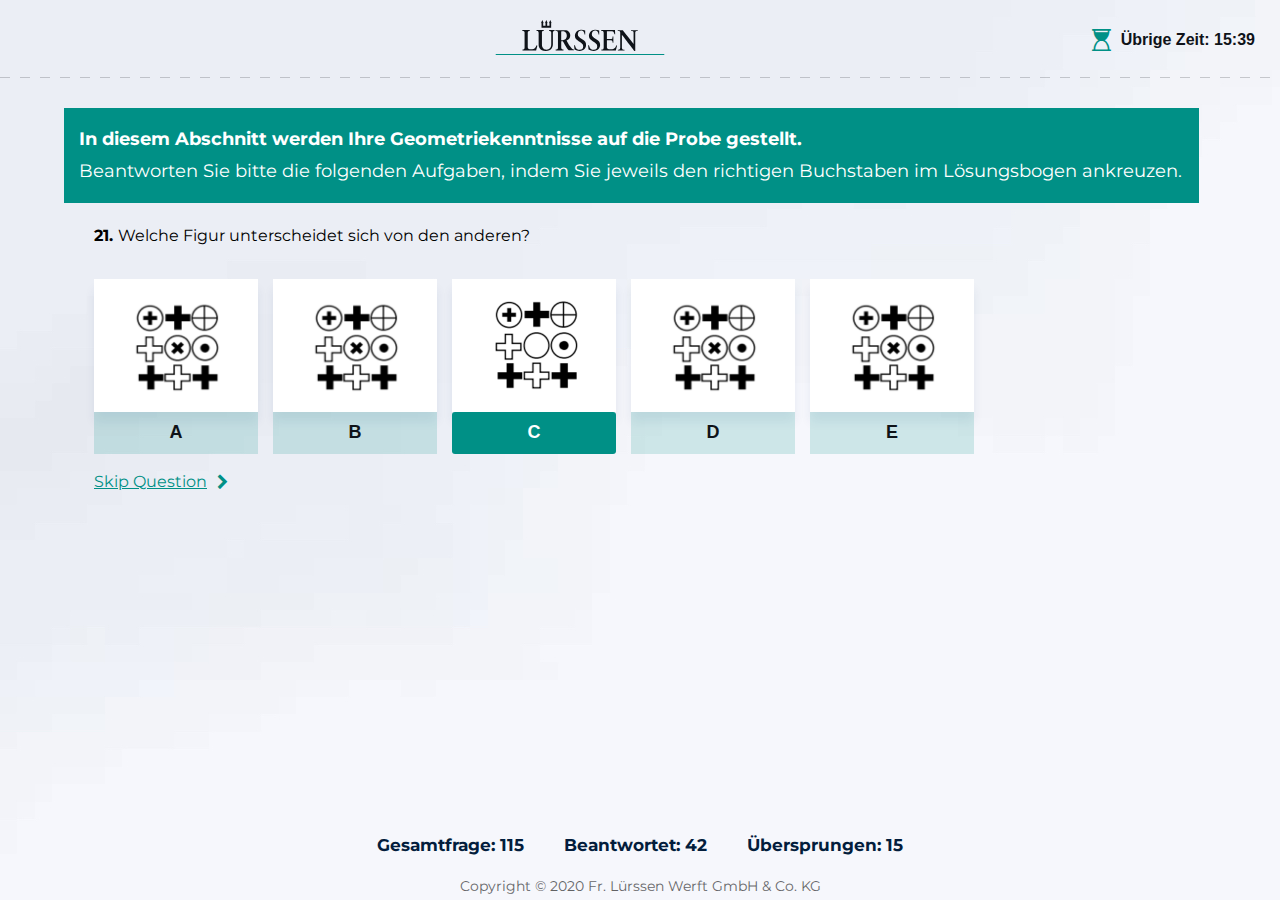
<file: photoAnswer.html>
<!DOCTYPE html>
<html lang="en">
<head>
    <meta charset="UTF-8">
    <meta name="viewport" content="width=device-width, initial-scale=1.0">
    <link rel="preconnect" href="https://fonts.gstatic.com">
    <link href="https://fonts.googleapis.com/css2?family=Montserrat:wght@300&display=swap" rel="stylesheet">
    <link rel="stylesheet" href="./css/photoAnswer.css">
    <link rel="stylesheet" href="https://stackpath.bootstrapcdn.com/font-awesome/4.7.0/css/font-awesome.min.css" integrity="sha384-wvfXpqpZZVQGK6TAh5PVlGOfQNHSoD2xbE+QkPxCAFlNEevoEH3Sl0sibVcOQVnN" crossorigin="anonymous">
    <title>LURSSEN</title>

</head>
<body>
    <!--------------------HEADER------------------>

    <header class="header">
        <div class="logo">
            <a href="#"><img src="./img/logo.svg" alt="logo"></a>
        </div>
        <div class="timer-block">
            <div class="timer"><i class="fa fa-hourglass-start"></i></div>
            <p class="timer-text bold">Übrige Zeit: 15:39</p>
        </div>
    </header>

    <!------------------------------MAIN---------------------------->


    <div class="wrapper">
        <div class="container-main">
        <div class="main">
            <div class="heading">
                <p><span class="bold">In diesem Abschnitt werden Ihre Geometriekenntnisse auf die Probe gestellt.</span> <br>
                    Beantworten Sie bitte die folgenden Aufgaben, indem Sie jeweils den richtigen Buchstaben im Lösungsbogen ankreuzen.  </p>       
            </div>
            <div class="question-block">
                <p class="question"><span class="bold">21. </span>Welche Figur unterscheidet sich von den anderen?  </p>
                <div class="answers-block">
                        <div class="row column">
                            <div class="sup-ans"><img src="/img/image1.png" alt=""></div>
                            <button class="sup-range">a</button>
                        </div>
                        <div class="row column">
                            <div class="sup-ans"><img src="/img/image1.png" alt=""></div>
                            <button class="sup-range">b</button>
                        </div>
                        <div class="row column">
                            <div class="sup-ans"><img src="/img/image2.png" alt=""></div>
                            <button class="sup-range checked">c</button>
                        </div>
                        <div class="row column">
                            <div class="sup-ans"><img src="/img/image1.png" alt=""></div>
                            <button class="sup-range">d</button>
                        </div>
                        <div class="row column">
                            <div class="sup-ans"><img src="/img/image1.png" alt=""></div>
                            <button class="sup-range">e</button>
                        </div>
                </div>
                <div class="skip">
                    <a href="./confirm.html" class="skip-q">Skip Question</a>
                    <div class="skip-chevron"><i class="fa fa-chevron-right"></i></div>
                </div>
            </div>
        </div>
        <aside class="sidebar">
        <div class="row column">
            <div class="block">
                <div class="subject">
                    Allgemeinwissen
                </div>
                <div class="chevron"><i class="fa fa-chevron-down"></i></div>
            </div>
            <div class="calendar">
                <div class="calendar-heading">Verschiedene Themen</div>
                <div class="calendar-body">
                    <table class="table">
                        <tr>
                            <td class="primary">1</td>
                            <td class="primary">2</td>
                            <td class="primary">3</td>
                            <td class="primary">4</td>
                            <td>5</td>
                            <td>6</td>
                            <td>7</td>
                            <td>8</td>
                            <td>9</td>
                            <td class="primary">10</td>
                        </tr>
                        <tr>
                            <td class="checked">11</td>
                            <td>12</td>
                            <td>13</td>
                            <td>14</td>
                            <td>15</td>
                            <td>16</td>
                            <td>17</td>
                            <td>18</td>
                            <td>19</td>
                            <td>20</td>
                        </tr>
                        <tr>
                            <td>21</td>
                            <td>22</td>
                            <td>23</td>
                            <td>24</td>
                            <td>25</td>
                            <td>26</td>
                            <td>27</td>
                            <td>28</td>
                            <td>29</td>
                            <td>30</td>
                        </tr>
                    </table>
                </div>
            </div>
        </div>
        <div class="row column">
            <div class="block">
                <div class="subject">
                    Fachbezogenes Wissen
                </div>
                <div class="chevron"><i class="fa fa-chevron-down"></i></div>
            </div>
            <div class="calendar">
                <div class="calendar-heading">Verschiedene Themen</div>
                <div class="calendar-body">
                    <table class="table">
                        <tr>
                            <td class="primary">1</td>
                            <td class="primary">2</td>
                            <td class="primary">3</td>
                            <td class="primary">4</td>
                            <td>5</td>
                            <td>6</td>
                            <td>7</td>
                            <td>8</td>
                            <td>9</td>
                            <td class="primary">10</td>
                        </tr>
                        <tr>
                            <td class="checked">11</td>
                            <td>12</td>
                            <td>13</td>
                            <td>14</td>
                            <td>15</td>
                            <td>16</td>
                            <td>17</td>
                            <td>18</td>
                            <td>19</td>
                            <td>20</td>
                        </tr>
                        <tr>
                            <td>21</td>
                            <td>22</td>
                            <td>23</td>
                            <td>24</td>
                            <td>25</td>
                            <td>26</td>
                            <td>27</td>
                            <td>28</td>
                            <td>29</td>
                            <td>30</td>
                        </tr>
                    </table>
                </div>
            </div>
        </div>
        <div class="row column">
            <div class="block">
                <div class="subject">
                    Mathematik
                </div>
                <div class="chevron"><i class="fa fa-chevron-down"></i></div>
            </div>
            <div class="calendar">
                <div class="calendar-heading">Verschiedene Themen</div>
                <div class="calendar-body">
                    <table class="table">
                        <tr>
                            <td class="primary">1</td>
                            <td class="primary">2</td>
                            <td class="primary">3</td>
                            <td class="primary">4</td>
                            <td>5</td>
                            <td>6</td>
                            <td>7</td>
                            <td>8</td>
                            <td>9</td>
                            <td class="primary">10</td>
                        </tr>
                        <tr>
                            <td class="checked">11</td>
                            <td>12</td>
                            <td>13</td>
                            <td>14</td>
                            <td>15</td>
                            <td>16</td>
                            <td>17</td>
                            <td>18</td>
                            <td>19</td>
                            <td>20</td>
                        </tr>
                        <tr>
                            <td>21</td>
                            <td>22</td>
                            <td>23</td>
                            <td>24</td>
                            <td>25</td>
                            <td>26</td>
                            <td>27</td>
                            <td>28</td>
                            <td>29</td>
                            <td>30</td>
                        </tr>
                    </table>
                </div>
            </div>
        </div>
        <div class="row column">
            <div class="block">
                <div class="subject">
                    Technisches Verständnis
                </div>
                <div class="chevron"><i class="fa fa-chevron-down"></i></div>
            </div>
            <div class="calendar">
                <div class="calendar-heading">Verschiedene Themen</div>
                <div class="calendar-body">
                    <table class="table">
                        <tr>
                            <td class="primary">1</td>
                            <td class="primary">2</td>
                            <td class="primary">3</td>
                            <td class="primary">4</td>
                            <td>5</td>
                            <td>6</td>
                            <td>7</td>
                            <td>8</td>
                            <td>9</td>
                            <td class="primary">10</td>
                        </tr>
                        <tr>
                            <td class="checked">11</td>
                            <td>12</td>
                            <td>13</td>
                            <td>14</td>
                            <td>15</td>
                            <td>16</td>
                            <td>17</td>
                            <td>18</td>
                            <td>19</td>
                            <td>20</td>
                        </tr>
                        <tr>
                            <td>21</td>
                            <td>22</td>
                            <td>23</td>
                            <td>24</td>
                            <td>25</td>
                            <td>26</td>
                            <td>27</td>
                            <td>28</td>
                            <td>29</td>
                            <td>30</td>
                        </tr>
                    </table>
                </div>
            </div>
        </div>
        <div class="row column">
            <div class="block">
                <div class="subject">
                    Sprachbeherrschung 
               </div>
                <div class="chevron"><i class="fa fa-chevron-down"></i></div>
            </div>
            <div class="calendar">
                <div class="calendar-heading">Verschiedene Themen</div>
                <div class="calendar-body">
                    <table class="table">
                        <tr>
                            <td class="primary">1</td>
                            <td class="primary">2</td>
                            <td class="primary">3</td>
                            <td class="primary">4</td>
                            <td>5</td>
                            <td>6</td>
                            <td>7</td>
                            <td>8</td>
                            <td>9</td>
                            <td class="primary">10</td>
                        </tr>
                        <tr>
                            <td class="checked">11</td>
                            <td>12</td>
                            <td>13</td>
                            <td>14</td>
                            <td>15</td>
                            <td>16</td>
                            <td>17</td>
                            <td>18</td>
                            <td>19</td>
                            <td>20</td>
                        </tr>
                        <tr>
                            <td>21</td>
                            <td>22</td>
                            <td>23</td>
                            <td>24</td>
                            <td>25</td>
                            <td>26</td>
                            <td>27</td>
                            <td>28</td>
                            <td>29</td>
                            <td>30</td>
                        </tr>
                    </table>
                </div>
            </div>
        </div>
        <div class="row column">
            <div class="block">
                <div class="subject">
                    Logisches Denkvermögen
                </div>
                <div class="chevron"><i class="fa fa-chevron-down"></i></div>
            </div>
            <div class="calendar">
                <div class="calendar-heading">Verschiedene Themen</div>
                <div class="calendar-body">
                    <table class="table">
                        <tr>
                            <td class="primary">1</td>
                            <td class="primary">2</td>
                            <td class="primary">3</td>
                            <td class="primary">4</td>
                            <td>5</td>
                            <td>6</td>
                            <td>7</td>
                            <td>8</td>
                            <td>9</td>
                            <td class="primary">10</td>
                        </tr>
                        <tr>
                            <td class="checked">11</td>
                            <td>12</td>
                            <td>13</td>
                            <td>14</td>
                            <td>15</td>
                            <td>16</td>
                            <td>17</td>
                            <td>18</td>
                            <td>19</td>
                            <td>20</td>
                        </tr>
                        <tr>
                            <td>21</td>
                            <td>22</td>
                            <td>23</td>
                            <td>24</td>
                            <td>25</td>
                            <td>26</td>
                            <td>27</td>
                            <td>28</td>
                            <td>29</td>
                            <td>30</td>
                        </tr>
                    </table>
                </div>
            </div>
        </div>
        <div class="row column">
            <div class="block">
                <div class="subject">
                    Visuelles Denkvermögen
                </div>
                <div class="chevron"><i class="fa fa-chevron-down"></i></div>
            </div>
            <div class="calendar">
                <div class="calendar-heading">Verschiedene Themen</div>
                <div class="calendar-body">
                    <table class="table">
                        <tr>
                            <td class="primary">1</td>
                            <td class="primary">2</td>
                            <td class="primary">3</td>
                            <td class="primary">4</td>
                            <td>5</td>
                            <td>6</td>
                            <td>7</td>
                            <td>8</td>
                            <td>9</td>
                            <td class="primary">10</td>
                        </tr>
                        <tr>
                            <td class="checked">11</td>
                            <td>12</td>
                            <td>13</td>
                            <td>14</td>
                            <td>15</td>
                            <td>16</td>
                            <td>17</td>
                            <td>18</td>
                            <td>19</td>
                            <td>20</td>
                        </tr>
                        <tr>
                            <td>21</td>
                            <td>22</td>
                            <td>23</td>
                            <td>24</td>
                            <td>25</td>
                            <td>26</td>
                            <td>27</td>
                            <td>28</td>
                            <td>29</td>
                            <td>30</td>
                        </tr>
                    </table>
                </div>
            </div>
        </div>
        <div class="row column">
            <div class="block">
                <div class="subject">
                    Fremdsprachenkenntnisse
                </div>
                <div class="chevron"><i class="fa fa-chevron-down"></i></div>
            </div>
            <div class="calendar">
                <div class="calendar-heading">Verschiedene Themen</div>
                <div class="calendar-body">
                    <table class="table">
                        <tr>
                            <td class="primary">1</td>
                            <td class="primary">2</td>
                            <td class="primary">3</td>
                            <td class="primary">4</td>
                            <td>5</td>
                            <td>6</td>
                            <td>7</td>
                            <td>8</td>
                            <td>9</td>
                            <td class="primary">10</td>
                        </tr>
                        <tr>
                            <td class="checked">11</td>
                            <td>12</td>
                            <td>13</td>
                            <td>14</td>
                            <td>15</td>
                            <td>16</td>
                            <td>17</td>
                            <td>18</td>
                            <td>19</td>
                            <td>20</td>
                        </tr>
                        <tr>
                            <td>21</td>
                            <td>22</td>
                            <td>23</td>
                            <td>24</td>
                            <td>25</td>
                            <td>26</td>
                            <td>27</td>
                            <td>28</td>
                            <td>29</td>
                            <td>30</td>
                        </tr>
                    </table>
                </div>
            </div>
        </div>
        </aside>                    
        </div>

    <!------------------------------SIDEBAR-------------------------------->

</div>










    <!------------------------------FOOTER-------------------------------->


    <footer class="footer">
        <ul class="data">
            <li>Gesamtfrage: 115</li>
            <li>Beantwortet: 42</li>
            <li>Übersprungen: 15</li>
        </ul>
        <div class="copy">
            <p>Copyright © 2020 Fr. Lürssen Werft GmbH & Co. KG</p>
        </div>
    </footer>


</body>
</html>
</file>
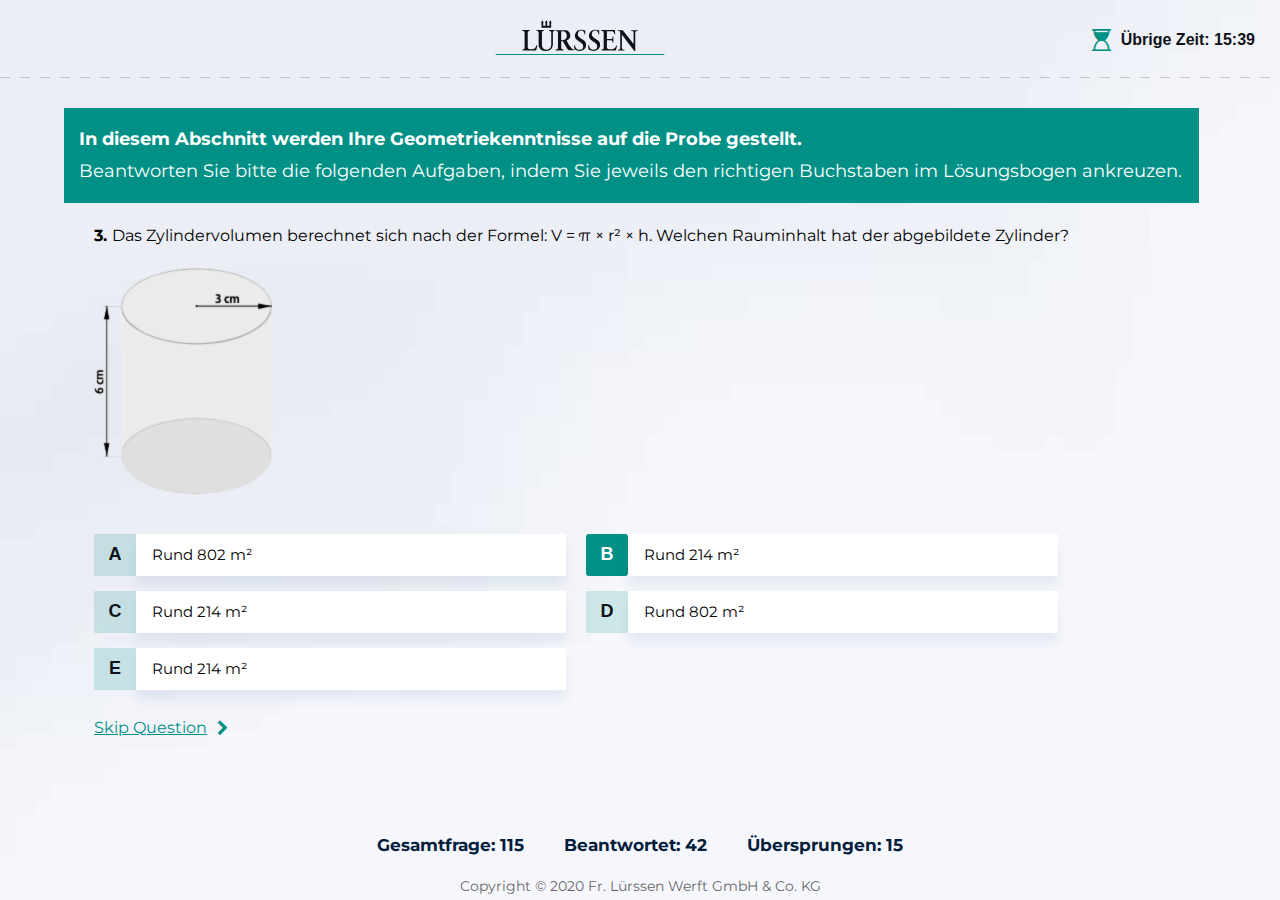
<file: photoQuestion.html>
<!DOCTYPE html>
<html lang="en">
<head>
    <meta charset="UTF-8">
    <meta name="viewport" content="width=device-width, initial-scale=1.0">
    <link rel="preconnect" href="https://fonts.gstatic.com">
    <link href="https://fonts.googleapis.com/css2?family=Montserrat:wght@300&display=swap" rel="stylesheet">
    <link rel="stylesheet" href="./css/photoQuestion.css">
    <link rel="stylesheet" href="https://stackpath.bootstrapcdn.com/font-awesome/4.7.0/css/font-awesome.min.css" integrity="sha384-wvfXpqpZZVQGK6TAh5PVlGOfQNHSoD2xbE+QkPxCAFlNEevoEH3Sl0sibVcOQVnN" crossorigin="anonymous">
    <title>LURSSEN</title>

</head>
<body>
    <!--------------------HEADER------------------>

    <header class="header">
        <div class="logo">
            <a href="#"><img src="./img/logo.svg" alt="logo"></a>
        </div>
        <div class="timer-block">
            <div class="timer"><i class="fa fa-hourglass-start"></i></div>
            <p class="timer-text bold">Übrige Zeit: 15:39</p>
        </div>

    </header>

    <!------------------------------MAIN---------------------------->


    <div class="wrapper">
        <div class="container-main">
            <div class="main">
                <div class="heading">
                    <p><span class="bold">In diesem Abschnitt werden Ihre Geometriekenntnisse auf die Probe gestellt.</span> <br>
                        Beantworten Sie bitte die folgenden Aufgaben, indem Sie jeweils den richtigen Buchstaben im Lösungsbogen ankreuzen.  </p>       
                </div>
                <div class="question-block">
                    <p class="question"><span class="bold">3. </span> Das Zylindervolumen berechnet sich nach der Formel: V = π × r² × h. Welchen Rauminhalt hat der abgebildete Zylinder?  </p>
                    <img src="./img/image.png"  class="image">
                    <div class="answers-block">
                        <div class="left-ans">
                            <div class="row">
                                <button class="sup-range">A</button>
                                <div class="sup-ans">Rund 802 m²</div>
                            </div>
                            <div class="row">
                                <button class="sup-range dark">c</button>
                                <div class="sup-ans">Rund 214 m²</div>
                            </div>
                            <div class="row">
                                <button class="sup-range">e</button>
                                <div class="sup-ans">Rund 214 m²</div>
                            </div>
                        </div>
                        <div class="right-ans">
                            <div class="row">
                                <button class="sup-range checked">b</button>
                                <div class="sup-ans">Rund 214 m²</div>
                            </div>
                            <div class="row">
                                <button class="sup-range">d</button>
                                <div class="sup-ans">Rund 802 m²</div>
                            </div>
                        </div>
                    </div>
                    <div class="skip">
                        <a href="/photoAnswer.html" class="skip-q">Skip Question</a>
                        <div class="skip-chevron"><i class="fa fa-chevron-right"></i></div>
                    </div>
                </div>
            </div>

            
     <!------------------------------SIDEBAR-------------------------------->

     
            <aside class="sidebar">
            <div class="row column">
                <div class="block">
                    <div class="subject">
                        Allgemeinwissen
                    </div>
                    <div class="chevron"><i class="fa fa-chevron-down"></i></div>
                </div>
                <div class="calendar">
                    <div class="calendar-heading">Verschiedene Themen</div>
                    <div class="calendar-body">
                        <table class="table">
                            <tr>
                                <td class="primary">1</td>
                                <td class="primary">2</td>
                                <td class="primary">3</td>
                                <td class="primary">4</td>
                                <td>5</td>
                                <td>6</td>
                                <td>7</td>
                                <td>8</td>
                                <td>9</td>
                                <td class="primary">10</td>
                            </tr>
                            <tr>
                                <td class="checked">11</td>
                                <td>12</td>
                                <td>13</td>
                                <td>14</td>
                                <td>15</td>
                                <td>16</td>
                                <td>17</td>
                                <td>18</td>
                                <td>19</td>
                                <td>20</td>
                            </tr>
                            <tr>
                                <td>21</td>
                                <td>22</td>
                                <td>23</td>
                                <td>24</td>
                                <td>25</td>
                                <td>26</td>
                                <td>27</td>
                                <td>28</td>
                                <td>29</td>
                                <td>30</td>
                            </tr>
                        </table>
                    </div>
                </div>
            </div>
            <div class="row column">
                <div class="block">
                    <div class="subject">
                        Fachbezogenes Wissen
                    </div>
                    <div class="chevron"><i class="fa fa-chevron-down"></i></div>
                </div>
                <div class="calendar">
                    <div class="calendar-heading">Verschiedene Themen</div>
                    <div class="calendar-body">
                        <table class="table">
                            <tr>
                                <td class="primary">1</td>
                                <td class="primary">2</td>
                                <td class="primary">3</td>
                                <td class="primary">4</td>
                                <td>5</td>
                                <td>6</td>
                                <td>7</td>
                                <td>8</td>
                                <td>9</td>
                                <td class="primary">10</td>
                            </tr>
                            <tr>
                                <td class="checked">11</td>
                                <td>12</td>
                                <td>13</td>
                                <td>14</td>
                                <td>15</td>
                                <td>16</td>
                                <td>17</td>
                                <td>18</td>
                                <td>19</td>
                                <td>20</td>
                            </tr>
                            <tr>
                                <td>21</td>
                                <td>22</td>
                                <td>23</td>
                                <td>24</td>
                                <td>25</td>
                                <td>26</td>
                                <td>27</td>
                                <td>28</td>
                                <td>29</td>
                                <td>30</td>
                            </tr>
                        </table>
                    </div>
                </div>
            </div>
            <div class="row column">
                <div class="block">
                    <div class="subject">
                        Mathematik
                    </div>
                    <div class="chevron"><i class="fa fa-chevron-down"></i></div>
                </div>
                <div class="calendar">
                    <div class="calendar-heading">Verschiedene Themen</div>
                    <div class="calendar-body">
                        <table class="table">
                            <tr>
                                <td class="primary">1</td>
                                <td class="primary">2</td>
                                <td class="primary">3</td>
                                <td class="primary">4</td>
                                <td>5</td>
                                <td>6</td>
                                <td>7</td>
                                <td>8</td>
                                <td>9</td>
                                <td class="primary">10</td>
                            </tr>
                            <tr>
                                <td class="checked">11</td>
                                <td>12</td>
                                <td>13</td>
                                <td>14</td>
                                <td>15</td>
                                <td>16</td>
                                <td>17</td>
                                <td>18</td>
                                <td>19</td>
                                <td>20</td>
                            </tr>
                            <tr>
                                <td>21</td>
                                <td>22</td>
                                <td>23</td>
                                <td>24</td>
                                <td>25</td>
                                <td>26</td>
                                <td>27</td>
                                <td>28</td>
                                <td>29</td>
                                <td>30</td>
                            </tr>
                        </table>
                    </div>
                </div>
            </div>
            <div class="row column">
                <div class="block">
                    <div class="subject">
                        Technisches Verständnis
                    </div>
                    <div class="chevron"><i class="fa fa-chevron-down"></i></div>
                </div>
                <div class="calendar">
                    <div class="calendar-heading">Verschiedene Themen</div>
                    <div class="calendar-body">
                        <table class="table">
                            <tr>
                                <td class="primary">1</td>
                                <td class="primary">2</td>
                                <td class="primary">3</td>
                                <td class="primary">4</td>
                                <td>5</td>
                                <td>6</td>
                                <td>7</td>
                                <td>8</td>
                                <td>9</td>
                                <td class="primary">10</td>
                            </tr>
                            <tr>
                                <td class="checked">11</td>
                                <td>12</td>
                                <td>13</td>
                                <td>14</td>
                                <td>15</td>
                                <td>16</td>
                                <td>17</td>
                                <td>18</td>
                                <td>19</td>
                                <td>20</td>
                            </tr>
                            <tr>
                                <td>21</td>
                                <td>22</td>
                                <td>23</td>
                                <td>24</td>
                                <td>25</td>
                                <td>26</td>
                                <td>27</td>
                                <td>28</td>
                                <td>29</td>
                                <td>30</td>
                            </tr>
                        </table>
                    </div>
                </div>
            </div>
            <div class="row column">
                <div class="block">
                    <div class="subject">
                        Sprachbeherrschung 
                   </div>
                    <div class="chevron"><i class="fa fa-chevron-down"></i></div>
                </div>
                <div class="calendar">
                    <div class="calendar-heading">Verschiedene Themen</div>
                    <div class="calendar-body">
                        <table class="table">
                            <tr>
                                <td class="primary">1</td>
                                <td class="primary">2</td>
                                <td class="primary">3</td>
                                <td class="primary">4</td>
                                <td>5</td>
                                <td>6</td>
                                <td>7</td>
                                <td>8</td>
                                <td>9</td>
                                <td class="primary">10</td>
                            </tr>
                            <tr>
                                <td class="checked">11</td>
                                <td>12</td>
                                <td>13</td>
                                <td>14</td>
                                <td>15</td>
                                <td>16</td>
                                <td>17</td>
                                <td>18</td>
                                <td>19</td>
                                <td>20</td>
                            </tr>
                            <tr>
                                <td>21</td>
                                <td>22</td>
                                <td>23</td>
                                <td>24</td>
                                <td>25</td>
                                <td>26</td>
                                <td>27</td>
                                <td>28</td>
                                <td>29</td>
                                <td>30</td>
                            </tr>
                        </table>
                    </div>
                </div>
            </div>
            <div class="row column">
                <div class="block">
                    <div class="subject">
                        Logisches Denkvermögen
                    </div>
                    <div class="chevron"><i class="fa fa-chevron-down"></i></div>
                </div>
                <div class="calendar">
                    <div class="calendar-heading">Verschiedene Themen</div>
                    <div class="calendar-body">
                        <table class="table">
                            <tr>
                                <td class="primary">1</td>
                                <td class="primary">2</td>
                                <td class="primary">3</td>
                                <td class="primary">4</td>
                                <td>5</td>
                                <td>6</td>
                                <td>7</td>
                                <td>8</td>
                                <td>9</td>
                                <td class="primary">10</td>
                            </tr>
                            <tr>
                                <td class="checked">11</td>
                                <td>12</td>
                                <td>13</td>
                                <td>14</td>
                                <td>15</td>
                                <td>16</td>
                                <td>17</td>
                                <td>18</td>
                                <td>19</td>
                                <td>20</td>
                            </tr>
                            <tr>
                                <td>21</td>
                                <td>22</td>
                                <td>23</td>
                                <td>24</td>
                                <td>25</td>
                                <td>26</td>
                                <td>27</td>
                                <td>28</td>
                                <td>29</td>
                                <td>30</td>
                            </tr>
                        </table>
                    </div>
                </div>
            </div>
            <div class="row column">
                <div class="block">
                    <div class="subject">
                        Visuelles Denkvermögen
                    </div>
                    <div class="chevron"><i class="fa fa-chevron-down"></i></div>
                </div>
                <div class="calendar">
                    <div class="calendar-heading">Verschiedene Themen</div>
                    <div class="calendar-body">
                        <table class="table">
                            <tr>
                                <td class="primary">1</td>
                                <td class="primary">2</td>
                                <td class="primary">3</td>
                                <td class="primary">4</td>
                                <td>5</td>
                                <td>6</td>
                                <td>7</td>
                                <td>8</td>
                                <td>9</td>
                                <td class="primary">10</td>
                            </tr>
                            <tr>
                                <td class="checked">11</td>
                                <td>12</td>
                                <td>13</td>
                                <td>14</td>
                                <td>15</td>
                                <td>16</td>
                                <td>17</td>
                                <td>18</td>
                                <td>19</td>
                                <td>20</td>
                            </tr>
                            <tr>
                                <td>21</td>
                                <td>22</td>
                                <td>23</td>
                                <td>24</td>
                                <td>25</td>
                                <td>26</td>
                                <td>27</td>
                                <td>28</td>
                                <td>29</td>
                                <td>30</td>
                            </tr>
                        </table>
                    </div>
                </div>
            </div>
            <div class="row column">
                <div class="block">
                    <div class="subject">
                        Fremdsprachenkenntnisse
                    </div>
                    <div class="chevron"><i class="fa fa-chevron-down"></i></div>
                </div>
                <div class="calendar">
                    <div class="calendar-heading">Verschiedene Themen</div>
                    <div class="calendar-body">
                        <table class="table">
                            <tr>
                                <td class="primary">1</td>
                                <td class="primary">2</td>
                                <td class="primary">3</td>
                                <td class="primary">4</td>
                                <td>5</td>
                                <td>6</td>
                                <td>7</td>
                                <td>8</td>
                                <td>9</td>
                                <td class="primary">10</td>
                            </tr>
                            <tr>
                                <td class="checked">11</td>
                                <td>12</td>
                                <td>13</td>
                                <td>14</td>
                                <td>15</td>
                                <td>16</td>
                                <td>17</td>
                                <td>18</td>
                                <td>19</td>
                                <td>20</td>
                            </tr>
                            <tr>
                                <td>21</td>
                                <td>22</td>
                                <td>23</td>
                                <td>24</td>
                                <td>25</td>
                                <td>26</td>
                                <td>27</td>
                                <td>28</td>
                                <td>29</td>
                                <td>30</td>
                            </tr>
                        </table>
                    </div>
                </div>
            </div>
            </aside>    
        </div>
    </div>










    <!------------------------------FOOTER-------------------------------->


    <footer class="footer">
        <ul class="data">
            <li>Gesamtfrage: 115</li>
            <li>Beantwortet: 42</li>
            <li>Übersprungen: 15</li>
        </ul>
        <div class="copy">
            <p>Copyright © 2020 Fr. Lürssen Werft GmbH & Co. KG</p>
        </div>
    </footer>


</body>
</html>
</file>
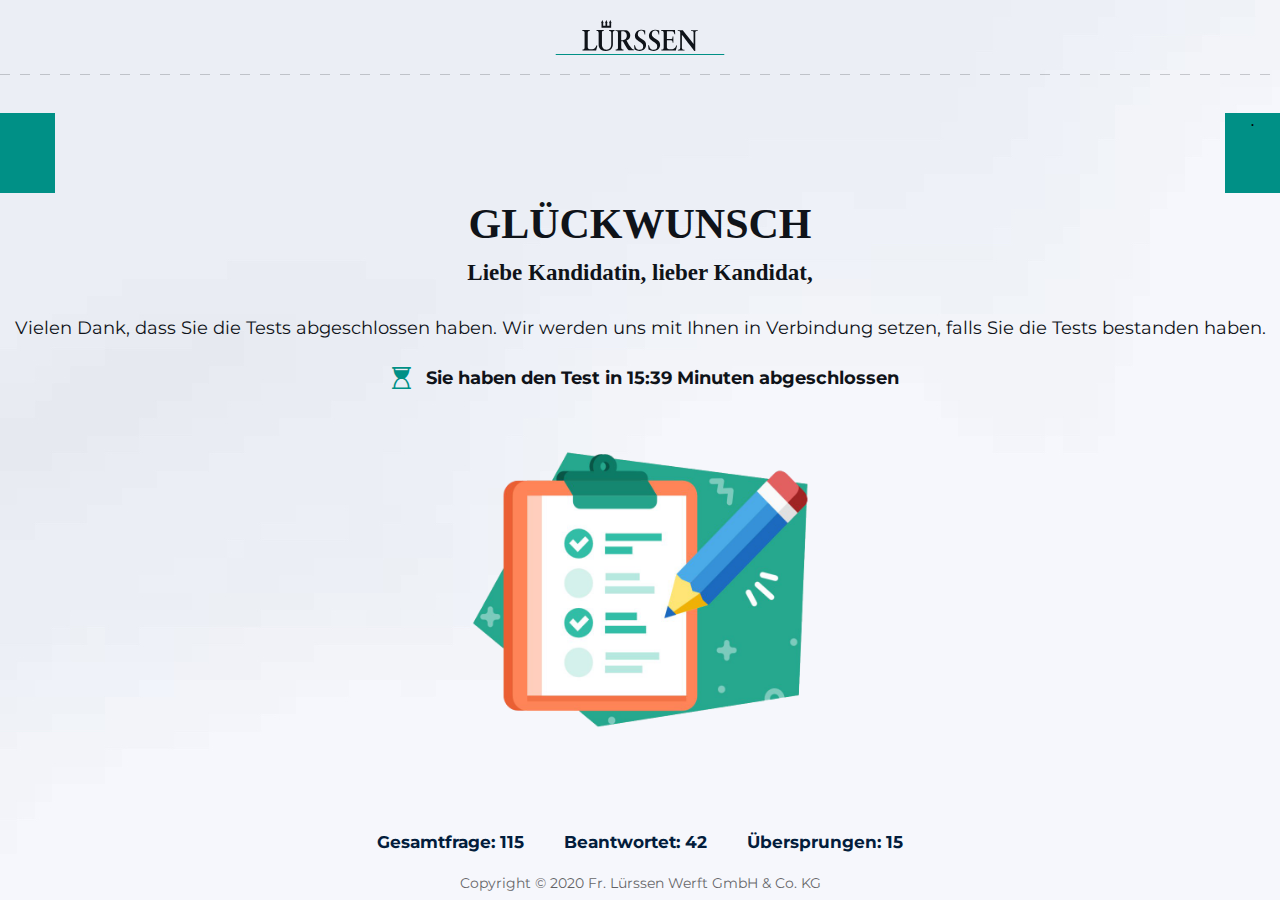
<file: results.html>
<!DOCTYPE html>
<html lang="en">
<head>
    <meta charset="UTF-8">
    <meta name="viewport" content="width=device-width, initial-scale=1.0">
    <link rel="preconnect" href="https://fonts.gstatic.com">
    <link href="https://fonts.googleapis.com/css2?family=Montserrat:wght@300&display=swap" rel="stylesheet">
    <link rel="stylesheet" href="./css/results.css">
    <link rel="stylesheet" href="https://stackpath.bootstrapcdn.com/font-awesome/4.7.0/css/font-awesome.min.css" integrity="sha384-wvfXpqpZZVQGK6TAh5PVlGOfQNHSoD2xbE+QkPxCAFlNEevoEH3Sl0sibVcOQVnN" crossorigin="anonymous">
    <title>LURSSEN</title>

</head>
<body>
    <!--------------------HEADER------------------>

    <header class="header">
        <div class="logo">
            <img src="./img/logo.svg" alt="logo">
        </div>
    </header>

    <!------------------------------MAIN---------------------------->


        <main class="main">
                <div class="heading">
                    <h1>Glückwunsch 
                    <span class="smaller">Liebe Kandidatin, lieber Kandidat,</span></h1>
                    <p>Vielen Dank, dass Sie die Tests abgeschlossen haben. Wir werden uns mit Ihnen in Verbindung setzen, falls Sie die Tests bestanden haben.</p>
                    <div class="timer-block">
                        <div class="timer"><i class="fa fa-hourglass-start"></i></div>
                        <p class="timer-text bold">Sie haben den Test in 15:39 Minuten abgeschlossen</p>
                    </div>
                    <div class="image"><img src="./img/checklist.png" alt=""></div>                 
                </div>
        </main>



    <!------------------------------FOOTER-------------------------------->


    <footer class="footer">
        <ul class="data">
            <li>Gesamtfrage: 115</li>
            <li>Beantwortet: 42</li>
            <li>Übersprungen: 15</li>
        </ul>
        <div class="copy">
            <p>Copyright © 2020 Fr. Lürssen Werft GmbH & Co. KG</p>
        </div>
    </footer>


</body>
</html>
</file>
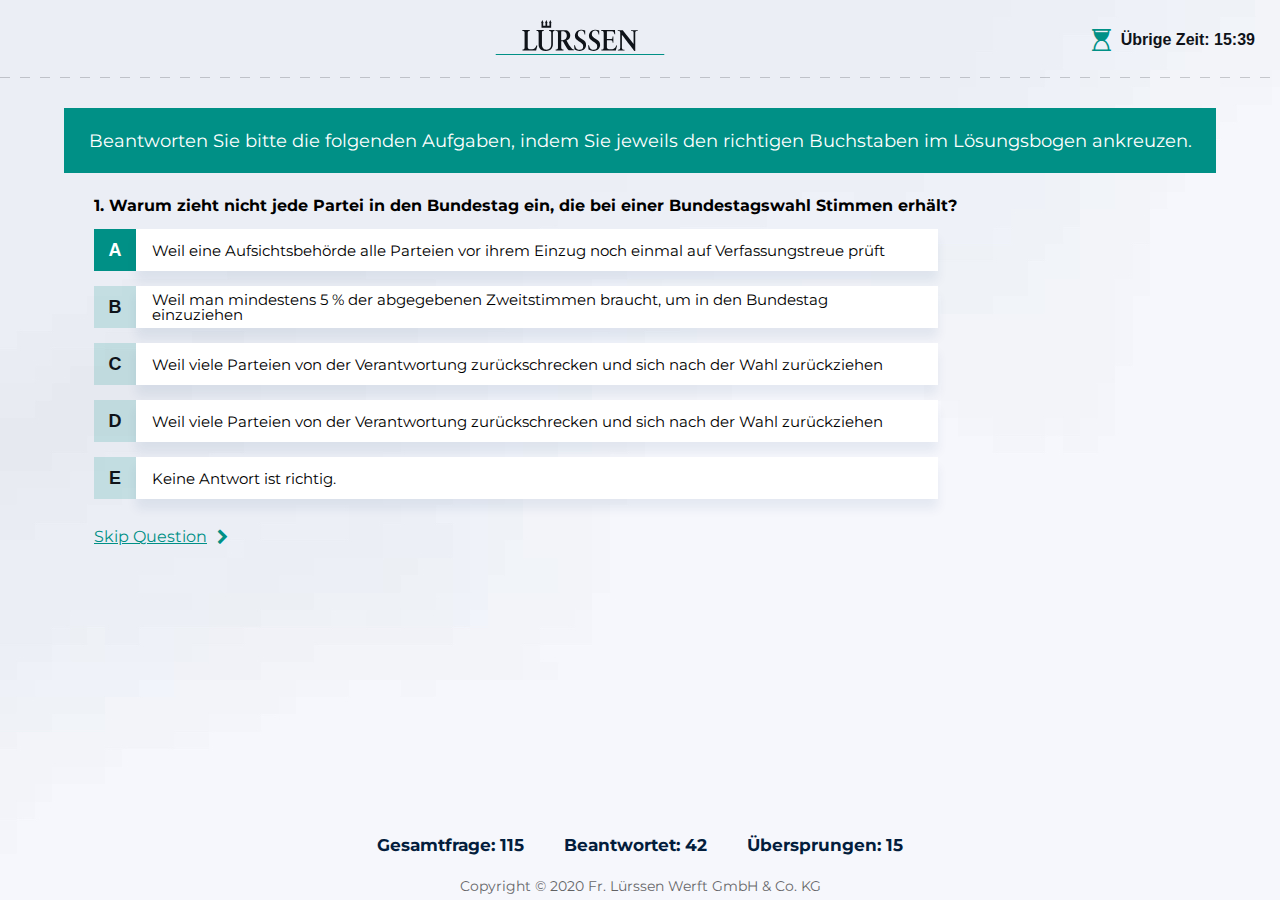
<file: standart.html>
<!DOCTYPE html>
<html lang="en">
<head>
    <meta charset="UTF-8">
    <meta name="viewport" content="width=device-width, initial-scale=1.0">
    <link rel="preconnect" href="https://fonts.gstatic.com">
    <link href="https://fonts.googleapis.com/css2?family=Montserrat:wght@300&display=swap" rel="stylesheet">
    <link rel="stylesheet" href="./css/standart.css">
    <link rel="stylesheet" href="https://stackpath.bootstrapcdn.com/font-awesome/4.7.0/css/font-awesome.min.css" integrity="sha384-wvfXpqpZZVQGK6TAh5PVlGOfQNHSoD2xbE+QkPxCAFlNEevoEH3Sl0sibVcOQVnN" crossorigin="anonymous">
    <title>LURSSEN</title>

</head>
<body>
    <!--------------------HEADER------------------>

    <header class="header">
        <div class="logo">
            <a href="#"><img src="./img/logo.svg" alt="logo"></a>
        </div>
        <div class="timer-block">
            <div class="timer"><i class="fa fa-hourglass-start"></i></div>
            <p class="timer-text bold">Übrige Zeit: 15:39</p>
        </div>

    </header>

    <!------------------------------MAIN---------------------------->


    <div class="wrapper">
        <div class="container-main">
            <div class="main">
                <div class="heading">
                    <p>Beantworten Sie bitte die folgenden Aufgaben, indem Sie jeweils den richtigen Buchstaben im Lösungsbogen ankreuzen. </p>
                </div>
                <div class="question-block">
                    <p class="question bold"> 1. Warum zieht nicht jede Partei in den Bundestag ein, die bei einer Bundestagswahl Stimmen erhält? </p>
                    <div class="answers-block">
                        <div class="row">
                            <button class="sup-range darker">A</button>
                            <div class="sup-ans">Weil eine Aufsichtsbehörde alle Parteien vor ihrem Einzug noch einmal auf Verfassungstreue prüft</div>
                        </div>
                        <div class="row">
                            <button class="sup-range ">b</button>
                            <div class="sup-ans">Weil man mindestens 5 % der abgegebenen Zweitstimmen braucht, um in den Bundestag einzuziehen</div>
                        </div>
                        <div class="row">
                            <button class="sup-range">c</button>
                            <div class="sup-ans">Weil viele Parteien von der Verantwortung zurückschrecken und sich nach der Wahl zurückziehen</div>
                        </div>
                        <div class="row">
                            <button class="sup-range">d</button>
                            <div class="sup-ans">Weil viele Parteien von der Verantwortung zurückschrecken und sich nach der Wahl zurückziehen</div>
                        </div>
                        <div class="row">
                            <button class="sup-range">e</button>
                            <div class="sup-ans">Keine Antwort ist richtig.</div>
                        </div>
                        <div class="skip">
                            <a href="./photo-question.html" class="skip-q">Skip Question</a>
                            <div class="skip-chevron"><i class="fa fa-chevron-right"></i></div>
                        </div>
    
                    </div>
                </div>
            </div>

          <!----------------------------------SIDEBAR----------------------------------->

            <aside class="sidebar">
                <div class="row column">
                    <div class="block">
                        <div class="subject">
                            Allgemeinwissen
                        </div>
                        <div class="chevron"></div>
                    </div>
                    <div class="calendar">
                        <div class="calendar-heading">Verschiedene Themen</div>
                        <div class="calendar-body">
                            <table class="table">
                                <tr>
                                    <td class="primary">1</td>
                                    <td class="primary">2</td>
                                    <td class="primary">3</td>
                                    <td class="primary">4</td>
                                    <td>5</td>
                                    <td>6</td>
                                    <td>7</td>
                                    <td>8</td>
                                    <td>9</td>
                                    <td class="primary">10</td>
                                </tr>
                                <tr>
                                    <td class="checked">11</td>
                                    <td>12</td>
                                    <td>13</td>
                                    <td>14</td>
                                    <td>15</td>
                                    <td>16</td>
                                    <td>17</td>
                                    <td>18</td>
                                    <td>19</td>
                                    <td>20</td>
                                </tr>
                                <tr>
                                    <td>21</td>
                                    <td>22</td>
                                    <td>23</td>
                                    <td>24</td>
                                    <td>25</td>
                                    <td>26</td>
                                    <td>27</td>
                                    <td>28</td>
                                    <td>29</td>
                                    <td>30</td>
                                </tr>
                            </table>
                        </div>
                    </div>
                </div>
                <div class="row column">
                    <div class="block">
                        <div class="subject">
                            Fachbezogenes Wissen
                        </div>
                        <div class="chevron"></div>
                    </div>
                    <div class="calendar">
                        <div class="calendar-heading">Verschiedene Themen</div>
                        <div class="calendar-body">
                            <table class="table">
                                <tr>
                                    <td class="primary">1</td>
                                    <td class="primary">2</td>
                                    <td class="primary">3</td>
                                    <td class="primary">4</td>
                                    <td>5</td>
                                    <td>6</td>
                                    <td>7</td>
                                    <td>8</td>
                                    <td>9</td>
                                    <td class="primary">10</td>
                                </tr>
                                <tr>
                                    <td class="checked">11</td>
                                    <td>12</td>
                                    <td>13</td>
                                    <td>14</td>
                                    <td>15</td>
                                    <td>16</td>
                                    <td>17</td>
                                    <td>18</td>
                                    <td>19</td>
                                    <td>20</td>
                                </tr>
                                <tr>
                                    <td>21</td>
                                    <td>22</td>
                                    <td>23</td>
                                    <td>24</td>
                                    <td>25</td>
                                    <td>26</td>
                                    <td>27</td>
                                    <td>28</td>
                                    <td>29</td>
                                    <td>30</td>
                                </tr>
                            </table>
                        </div>
                    </div>
                </div>
                <div class="row column">
                    <div class="block">
                        <div class="subject">
                            Mathematik
                        </div>
                        <div class="chevron"></i></div>
                    </div>
                    <div class="calendar">
                        <div class="calendar-heading">Verschiedene Themen</div>
                        <div class="calendar-body">
                            <table class="table">
                                <tr>
                                    <td class="primary">1</td>
                                    <td class="primary">2</td>
                                    <td class="primary">3</td>
                                    <td class="primary">4</td>
                                    <td>5</td>
                                    <td>6</td>
                                    <td>7</td>
                                    <td>8</td>
                                    <td>9</td>
                                    <td class="primary">10</td>
                                </tr>
                                <tr>
                                    <td class="checked">11</td>
                                    <td>12</td>
                                    <td>13</td>
                                    <td>14</td>
                                    <td>15</td>
                                    <td>16</td>
                                    <td>17</td>
                                    <td>18</td>
                                    <td>19</td>
                                    <td>20</td>
                                </tr>
                                <tr>
                                    <td>21</td>
                                    <td>22</td>
                                    <td>23</td>
                                    <td>24</td>
                                    <td>25</td>
                                    <td>26</td>
                                    <td>27</td>
                                    <td>28</td>
                                    <td>29</td>
                                    <td>30</td>
                                </tr>
                            </table>
                        </div>
                    </div>
                </div>
                <div class="row column">
                    <div class="block">
                        <div class="subject">
                            Technisches Verständnis
                        </div>
                        <div class="chevron"></i></div>
                    </div>
                    <div class="calendar">
                        <div class="calendar-heading">Verschiedene Themen</div>
                        <div class="calendar-body">
                            <table class="table">
                                <tr>
                                    <td class="primary">1</td>
                                    <td class="primary">2</td>
                                    <td class="primary">3</td>
                                    <td class="primary">4</td>
                                    <td>5</td>
                                    <td>6</td>
                                    <td>7</td>
                                    <td>8</td>
                                    <td>9</td>
                                    <td class="primary">10</td>
                                </tr>
                                <tr>
                                    <td class="checked">11</td>
                                    <td>12</td>
                                    <td>13</td>
                                    <td>14</td>
                                    <td>15</td>
                                    <td>16</td>
                                    <td>17</td>
                                    <td>18</td>
                                    <td>19</td>
                                    <td>20</td>
                                </tr>
                                <tr>
                                    <td>21</td>
                                    <td>22</td>
                                    <td>23</td>
                                    <td>24</td>
                                    <td>25</td>
                                    <td>26</td>
                                    <td>27</td>
                                    <td>28</td>
                                    <td>29</td>
                                    <td>30</td>
                                </tr>
                            </table>
                        </div>
                    </div>
                </div>
                <div class="row column">
                    <div class="block">
                        <div class="subject">
                            Sprachbeherrschung 
                       </div>
                        <div class="chevron"></i></div>
                    </div>
                    <div class="calendar">
                        <div class="calendar-heading">Verschiedene Themen</div>
                        <div class="calendar-body">
                            <table class="table">
                                <tr>
                                    <td class="primary">1</td>
                                    <td class="primary">2</td>
                                    <td class="primary">3</td>
                                    <td class="primary">4</td>
                                    <td>5</td>
                                    <td>6</td>
                                    <td>7</td>
                                    <td>8</td>
                                    <td>9</td>
                                    <td class="primary">10</td>
                                </tr>
                                <tr>
                                    <td class="checked">11</td>
                                    <td>12</td>
                                    <td>13</td>
                                    <td>14</td>
                                    <td>15</td>
                                    <td>16</td>
                                    <td>17</td>
                                    <td>18</td>
                                    <td>19</td>
                                    <td>20</td>
                                </tr>
                                <tr>
                                    <td>21</td>
                                    <td>22</td>
                                    <td>23</td>
                                    <td>24</td>
                                    <td>25</td>
                                    <td>26</td>
                                    <td>27</td>
                                    <td>28</td>
                                    <td>29</td>
                                    <td>30</td>
                                </tr>
                            </table>
                        </div>
                    </div>
                </div>
                <div class="row column">
                    <div class="block">
                        <div class="subject">
                            Logisches Denkvermögen
                        </div>
                        <div class="chevron"></i></div>
                    </div>
                    <div class="calendar">
                        <div class="calendar-heading">Verschiedene Themen</div>
                        <div class="calendar-body">
                            <table class="table">
                                <tr>
                                    <td class="primary">1</td>
                                    <td class="primary">2</td>
                                    <td class="primary">3</td>
                                    <td class="primary">4</td>
                                    <td>5</td>
                                    <td>6</td>
                                    <td>7</td>
                                    <td>8</td>
                                    <td>9</td>
                                    <td class="primary">10</td>
                                </tr>
                                <tr>
                                    <td class="checked">11</td>
                                    <td>12</td>
                                    <td>13</td>
                                    <td>14</td>
                                    <td>15</td>
                                    <td>16</td>
                                    <td>17</td>
                                    <td>18</td>
                                    <td>19</td>
                                    <td>20</td>
                                </tr>
                                <tr>
                                    <td>21</td>
                                    <td>22</td>
                                    <td>23</td>
                                    <td>24</td>
                                    <td>25</td>
                                    <td>26</td>
                                    <td>27</td>
                                    <td>28</td>
                                    <td>29</td>
                                    <td>30</td>
                                </tr>
                            </table>
                        </div>
                    </div>
                </div>
                <div class="row column">
                    <div class="block">
                        <div class="subject">
                            Visuelles Denkvermögen
                        </div>
                        <div class="chevron"></i></div>
                    </div>
                    <div class="calendar">
                        <div class="calendar-heading">Verschiedene Themen</div>
                        <div class="calendar-body">
                            <table class="table">
                                <tr>
                                    <td class="primary">1</td>
                                    <td class="primary">2</td>
                                    <td class="primary">3</td>
                                    <td class="primary">4</td>
                                    <td>5</td>
                                    <td>6</td>
                                    <td>7</td>
                                    <td>8</td>
                                    <td>9</td>
                                    <td class="primary">10</td>
                                </tr>
                                <tr>
                                    <td class="checked">11</td>
                                    <td>12</td>
                                    <td>13</td>
                                    <td>14</td>
                                    <td>15</td>
                                    <td>16</td>
                                    <td>17</td>
                                    <td>18</td>
                                    <td>19</td>
                                    <td>20</td>
                                </tr>
                                <tr>
                                    <td>21</td>
                                    <td>22</td>
                                    <td>23</td>
                                    <td>24</td>
                                    <td>25</td>
                                    <td>26</td>
                                    <td>27</td>
                                    <td>28</td>
                                    <td>29</td>
                                    <td>30</td>
                                </tr>
                            </table>
                        </div>
                    </div>
                </div>
                <div class="row column">
                    <div class="block">
                        <div class="subject">
                            Fremdsprachenkenntnisse
                        </div>
                        <div class="chevron"></i></div>
                    </div>
                    <div class="calendar">
                        <div class="calendar-heading">Verschiedene Themen</div>
                        <div class="calendar-body">
                            <table class="table">
                                <tr>
                                    <td class="primary">1</td>
                                    <td class="primary">2</td>
                                    <td class="primary">3</td>
                                    <td class="primary">4</td>
                                    <td>5</td>
                                    <td>6</td>
                                    <td>7</td>
                                    <td>8</td>
                                    <td>9</td>
                                    <td class="primary">10</td>
                                </tr>
                                <tr>
                                    <td class="checked">11</td>
                                    <td>12</td>
                                    <td>13</td>
                                    <td>14</td>
                                    <td>15</td>
                                    <td>16</td>
                                    <td>17</td>
                                    <td>18</td>
                                    <td>19</td>
                                    <td>20</td>
                                </tr>
                                <tr>
                                    <td>21</td>
                                    <td>22</td>
                                    <td>23</td>
                                    <td>24</td>
                                    <td>25</td>
                                    <td>26</td>
                                    <td>27</td>
                                    <td>28</td>
                                    <td>29</td>
                                    <td>30</td>
                                </tr>
                            </table>
                        </div>
                    </div>
                </div>
            </aside>
        </div>
    </div>









    <!------------------------------FOOTER-------------------------------->


    <footer class="footer">
        <ul class="data">
            <li>Gesamtfrage: 115</li>
            <li>Beantwortet: 42</li>
            <li>Übersprungen: 15</li>
        </ul>
        <div class="copy">
            <p>Copyright © 2020 Fr. Lürssen Werft GmbH & Co. KG</p>
        </div>
    </footer>


    <script src="./js/standart.js"></script>

</body>
</html>
</file>
<file: css/index.css>
body {
    margin: 0;
    padding: 0;
    font-family: 'Montserrat', sans-serif;
}

.site {
    display: flex;
}


/*~~~~~~~~~~~~~~~~~~~~~~~~~LEFT SIDE~~~~~~~~~~~~~~~~~~~~~~~~~~*/

.left-side {
    width: 801px;
    height: 100vh;
    display: flex;
    background-image: url(../img/left-background.jpg);
    
}

.wrapper {
    margin: 0 auto;
    width: 75%;
 
    
}



.logo {
    margin: 180px auto 0;
    display: flex;
    justify-content: center;
    align-items: center;
    align-items: center;
    padding-bottom: 41px;
    position: relative;
    
}

.logo::after {
    content: ' ';
    background: repeating-linear-gradient(to right,#0f1319 0, #0f1319 10px,transparent 10px,transparent 20px);
    height: 1px;
    width: 100%;
    opacity: 0.2;
    position: absolute;
    bottom: 0; 
}

.sign-in-heading {
    display: flex;
    justify-content: center;
    align-items: center;
    margin: 41px auto;
    font-size: 36px;
    text-transform: uppercase;
    font-weight: bold;
}

/*~~~~~~~~~~~~~~~~~~~~~~~~~LOG IN~~~~~~~~~~~~~~~~~~~~~~~~~~*/


.form {
    display: flex;
    flex-direction: column;
}

.input {
    height: 45px;
    border: 1px solid #0f131949;
    color: #0f1319;
    display: flex;
    align-content: center;
    padding-left: 15px;
    box-sizing: border-box;
    outline: none;
    margin-bottom: 25px;
    font-size: 17px;
    background-color: inherit;
    
}


.email, .password {
    color: #0f1319;
    font-weight: 600;
    margin-bottom: 9px;
}

.pass {
    display: flex;
    flex-direction: column;
    position: relative;
}



#toggle {
    background-image: url(../img/show.png);
    background-size: cover;
    color: #0f1319;
    position: absolute;
    width: 25px;
    height: 25px;
    top:39%;
    right: 10px;
    cursor: pointer;
    opacity: 0.4;
    
 

}

#toggle.hide {
    background-image: url(../img/hide.png);

}


.sign-in {
    width: 100%;
    height: 50px;
    margin-top: 33px;
    background: #009086;
    color: #fff;
    font-size: 16px;
    cursor: pointer;

}

.sign-in a {
    text-decoration: none;
    color: #fff;
    display: flex;
    align-items: center;
    justify-content: center;
    height: 100%;
    font-size: 19px;
}


.forgot {
    width: 100%;
    text-align: right;
}

.forgot a {
    color: #009086;
    font-size: 14px;
}

.checkbox-row {
    display: flex;
    align-items: center;
}

.checkbox-container {
    margin: 0;
    display: flex;
    align-items: center;
    white-space: nowrap;    
}

.checkbox-label{
    color: #009086;
    display: flex;
    font-size: 15px;
    margin-left: 10px;
}

.checkbox {
    height: 21px;
    width: 21px;
    border: 1px solid #009086;
    outline: none;
    cursor: pointer;
    position: relative;
}



.checked {
    background: #009086;
    width: 22px;
    height: 22px;
    position: absolute;
    display: flex;
    align-items: center;
    justify-content: center;
    color: #fff;
    font-size: 16px;
    display: none;
    cursor: pointer;
}


/*~~~~~~~~~~~~~~~~~~~~~~~~~RIGHT SIDE~~~~~~~~~~~~~~~~~~~~~~~~~~*/


.right-side {
    width: 1100px;
    height: 100vh;
    background-image: url(../img/background.jpg);
    background-repeat: no-repeat;
    display: flex;
    flex-direction: column;
    justify-content: center;
    align-items: center;
    position: relative;

  }

  .right-side::after {
      content: " ";
      width: 100%;
      height: 100%;
      background: rgba(0,0,0,0.7);
      position: absolute;


  }

  .text {
      height: 90%;
      color: #fff;
      display: flex;
      flex-direction: column;
      align-items: center;
      justify-content: center;
      z-index: 1;
      padding: 0 25px;
      text-align: left;
      

  }

  .heading {
    margin-bottom: 24px;
    font-size: 42px;
    text-transform: uppercase;
    text-align: left;
    width: 100%;
    font-family: serif;
  }

.text p {
    font-size: 18px;
    line-height:1.5;

}

.copy {
    z-index: 1;
    color: rgba(168, 168, 168, 0.774);
    align-self: flex-end;    
    display: flex;
    margin-top: 45px;
    padding-right: 25px;    

   

}
</file>
<file: css/login.css>
body {
    margin: 0;
    padding: 0;
    font-family: 'Montserrat', sans-serif;
}

.site {
    display: flex;
}


/*~~~~~~~~~~~~~~~~~~~~~~~~~LEFT SIDE~~~~~~~~~~~~~~~~~~~~~~~~~~*/

.left-side {
    width: 801px;
    height: 100vh;
    display: flex;
    background-image: url(../img/left-background.jpg);
    
}

.wrapper {
    margin: 0 auto;
    width: 75%;
 
    
}



.logo {
    margin: 180px auto 0;
    display: flex;
    justify-content: center;
    align-items: center;
    align-items: center;
    padding-bottom: 41px;
    position: relative;
    
}

.logo::after {
    content: ' ';
    background: repeating-linear-gradient(to right,#0f1319 0, #0f1319 10px,transparent 10px,transparent 20px);
    height: 1px;
    width: 100%;
    opacity: 0.2;
    position: absolute;
    bottom: 0; 
}

.sign-in-heading {
    display: flex;
    justify-content: center;
    align-items: center;
    margin: 41px auto;
    font-size: 36px;
    text-transform: uppercase;
    font-weight: bold;
}

/*~~~~~~~~~~~~~~~~~~~~~~~~~LOG IN~~~~~~~~~~~~~~~~~~~~~~~~~~*/


.form {
    display: flex;
    flex-direction: column;
}

.input {
    height: 45px;
    border: 1px solid #0f131949;
    color: #0f1319;
    display: flex;
    align-content: center;
    padding-left: 15px;
    box-sizing: border-box;
    outline: none;
    margin-bottom: 25px;
    font-size: 17px;
    background-color: inherit;
    
}


.email, .password {
    color: #0f1319;
    font-weight: 600;
    margin-bottom: 9px;
}

.pass {
    display: flex;
    flex-direction: column;
    position: relative;
}



#toggle {
    background-image: url(../img/show.png);
    background-size: cover;
    color: #0f1319;
    position: absolute;
    width: 25px;
    height: 25px;
    top:39%;
    right: 10px;
    cursor: pointer;
    opacity: 0.4;
    
 

}

#toggle.hide {
    background-image: url(../img/hide.png);

}


.sign-in {
    width: 100%;
    height: 50px;
    margin-top: 33px;
    background: #009086;
    color: #fff;
    font-size: 16px;
    cursor: pointer;

}

.sign-in a {
    text-decoration: none;
    color: #fff;
    display: flex;
    align-items: center;
    justify-content: center;
    height: 100%;
    font-size: 19px;
}


.forgot {
    width: 100%;
    text-align: right;
}

.forgot a {
    color: #009086;
    font-size: 14px;
}

.checkbox-row {
    display: flex;
    align-items: center;
}

.checkbox-container {
    margin: 0;
    display: flex;
    align-items: center;
    white-space: nowrap;    
}

.checkbox-label{
    color: #009086;
    display: flex;
    font-size: 15px;
    margin-left: 10px;
}

.checkbox {
    height: 21px;
    width: 21px;
    border: 1px solid #009086;
    outline: none;
    cursor: pointer;
    position: relative;
}



.checked {
    background: #009086;
    width: 22px;
    height: 22px;
    position: absolute;
    display: flex;
    align-items: center;
    justify-content: center;
    color: #fff;
    font-size: 16px;
    display: none;
    cursor: pointer;
}


/*~~~~~~~~~~~~~~~~~~~~~~~~~RIGHT SIDE~~~~~~~~~~~~~~~~~~~~~~~~~~*/


.right-side {
    width: 1100px;
    height: 100vh;
    background-image: url(../img/background.jpg);
    background-repeat: no-repeat;
    display: flex;
    flex-direction: column;
    justify-content: center;
    align-items: center;
    position: relative;

  }

  .right-side::after {
      content: " ";
      width: 100%;
      height: 100%;
      background: rgba(0,0,0,0.7);
      position: absolute;


  }

  .text {
      height: 90%;
      color: #fff;
      display: flex;
      flex-direction: column;
      align-items: center;
      justify-content: center;
      z-index: 1;
      padding: 0 25px;
      text-align: left;
      

  }

  .heading {
    margin-bottom: 24px;
    font-size: 42px;
    text-transform: uppercase;
    text-align: left;
    width: 100%;
    font-family: serif;
  }

.text p {
    font-size: 18px;
    line-height:1.5;

}

.copy {
    z-index: 1;
    color: rgba(168, 168, 168, 0.774);
    align-self: flex-end;    
    display: flex;
    margin-top: 45px;
    padding-right: 25px;    

   

}
</file>
<file: css/confirm.css>
/*--------------------RESET CSS------------------------*/

html, body, div, span, applet, object, iframe,
h1, h2, h3, h4, h5, h6, p, blockquote, pre,
a, abbr, acronym, address, big, cite, code,
del, dfn, em, img, ins, kbd, q, s, samp,
small, strike, strong, sub, sup, tt, var,
b, u, i, center,
dl, dt, dd, ol, ul, li,
fieldset, form, label, legend,
table, caption, tbody, tfoot, thead, tr, th, td,
article, aside, canvas, details, embed, 
figure, figcaption, footer, header, hgroup, 
menu, nav, output, ruby, section, summary,
time, mark, audio, video {
	margin: 0;
	padding: 0;
	border: 0;
	font-size: 100%;
	font: inherit;
	vertical-align: baseline;
}
/* HTML5 display-role reset for older browsers */
article, aside, details, figcaption, figure, 
footer, header, hgroup, menu, nav, section {
	display: block;
}
body {
	line-height: 1;
}
ol, ul {
	list-style: none;
}
blockquote, q {
	quotes: none;
}
blockquote:before, blockquote:after,
q:before, q:after {
	content: '';
	content: none;
}
table {
	border-collapse: collapse;
	border-spacing: 0;
}

body {
    background-image: url(../img/left-background.jpg);
    margin: 0;
    font-family: serif;
    
}

/*--------------------HEADER------------------------*/


.header {
    position: relative;
    display: flex;
    justify-content: flex-end;
}



.logo::after {
    content: ' ';
    background: repeating-linear-gradient(to right,#0f1319 0, #0f1319 10px,transparent 10px,transparent 20px);
    height: 1px;
    width: 100%;
    opacity: 0.2;
    position: absolute;
    bottom: 0;
    margin-bottom: 5px;
 
 }

 .logo {
     width: 80%;
     display: flex;
     justify-content: center;
 }

.logo img{
    padding: 20px 0 25px;
    width: 220px;
    height: 35px;
        
}


.timer-block {
    font-size: 16px;
    color: #0f1319;
    display: flex;
    height: 80px;
    justify-content: flex-end;
    margin-right: 25px;
    align-items: center;
}

.timer {
    font-size: 22px;
    color: #009086;
    display: flex;
    
}

.timer-text {
    align-items: center;
    margin-left:10px; 
    font-family: sans-serif;

}

.header::after {
    content: ' ';
    width: 55px;
    height: 80px;
    background-color: #009086;
    position: absolute;
    top: 113px;
    left: 0;
}



/*--------------------MAIN------------------------*/

.container-main {
    display: flex;
    overflow-y: auto;
    overflow-x: hidden;
    height: 81vh;

}



.container-main::-webkit-scrollbar {
    width: 5px;

}

::-webkit-scrollbar-track {
    background: #031d3c41;
}

::-webkit-scrollbar-thumb {
    background: #009086;

}

.wrapper {
    width: 90%;
    margin: 0 auto;
    display: flex;
}



.confirm-text h1 {
    text-transform: uppercase;
    font-size: 42px;
    font-weight: bold;
    color: #0f1319;
    margin-top: 30px;
    width:1135px;
}

.smaller {
    font-size: 24px;
    font-weight: bold;
    text-transform: none;
    color: #0f1319;
}

.confirm-text p {
    font-size: 17px;
    color: #0f1319;
    margin-top: 10px;
    line-height: 1.69;
    width: 614px;
    height: 50px;
    
    
}



.bold {
    font-weight: bold;
}


.confirm-btn{
    color: #fff;
    outline: none;
    background: #009086;
    width: 229px;
    height: 48px;
    font-size: 16px;
    border: 0;
    text-transform: capitalize;
    margin: 24px 0;
    cursor: pointer;

}

.confirm-btn a {
    text-decoration: none;
    color: #fff;
}



.row {
    display: flex;
    margin: 15px 15px 15px 0;
}




/*-------------------- SIDEBAR ------------------------*/

.sidebar {
    margin-left: 7%;
    margin-top: 10px; 
    width: 490px;
    padding-right: 10px;

}

.column {
    flex-direction: column;
}
.block {
    display:flex;

}

.calendar {
    padding: 10px;
    width: 350px;
    height: 185px;
    background: #fff;
    border-top: 1px solid rgba(14, 57, 107, 0.07);
    box-sizing: border-box;
    font-family: 'Montserrat', sans-serif;
    display: none;



}

.calendar-body {
    background-color: #d2e8ea;
    width: 330px;
    height: 115px;
    box-sizing: border-box;
    padding: 13px 25px 18px;
}

.calendar-heading {
    font-weight: bold;
    display: flex;
    align-items: center;
    height: 45px;
    border-bottom: 1px solid rgba(14, 57, 107, 0.07);
    padding-left: 10px;
    background-color: #d2e8ea;

}

td {
    width: 30px;
    height: 30px;
    text-decoration: underline;
    color:rgb(90, 92, 94);
    padding: 7px 5px;
    box-sizing: border-box;
    font-size: 16px;
    


}

.checked {
    background: #009086;
    color: #fff;
    font-weight: bolder;
    font-family: arial;
    border-radius: 3px;


}

.primary {
    color: #009086;
    font-weight: bold;

}


.subject {
    width: 300px;
    height: 50px;
    background: #fff;
    color: #031d3c;
    padding: 0 20px;
    font-weight: bold;
    font-size: 18px;
    display: flex; 
    align-items: center;
    box-shadow: 0 10px 10px 0 #0e396b12;
    font-family: Arial;
    box-sizing: border-box;
}

.chevron {
    width: 50px;
    height: 50px;
    background: #009086;
    color: #fff;
    display: flex;
    align-items: center;
    justify-content: center;
    cursor: pointer;
    background-image: url(../img/down.png);
    background-repeat: no-repeat;
    background-size: 35px;
    background-position: center;
}

.chevron-up {
    background-image: url(../img/up.png);
}

/*-------------------- FOOTER ------------------------*/

.footer {
    font-family: 'Montserrat', sans-serif;
}

.data {
    display: flex;
    justify-content: center;
    font-weight: bold;
    color: #031d3c;
    font-size: 17px;
    margin-top: 25px;
}

.data li {
    padding:0 20px;
}

.copy {
    margin: 25px 0 5px 0;
    font-size: 14px;
    opacity: 0.6;
    display: flex;
    justify-content: center;
}
</file>
<file: css/intro.css>
/*--------------------RESET CSS------------------------*/

html, body, div, span, applet, object, iframe,
h1, h2, h3, h4, h5, h6, p, blockquote, pre,
a, abbr, acronym, address, big, cite, code,
del, dfn, em, img, ins, kbd, q, s, samp,
small, strike, strong, sub, sup, tt, var,
b, u, i, center,
dl, dt, dd, ol, ul, li,
fieldset, form, label, legend,
table, caption, tbody, tfoot, thead, tr, th, td,
article, aside, canvas, details, embed, 
figure, figcaption, footer, header, hgroup, 
menu, nav, output, ruby, section, summary,
time, mark, audio, video {
	margin: 0;
	padding: 0;
	border: 0;
	font-size: 100%;
	font: inherit;
	vertical-align: baseline;
}
/* HTML5 display-role reset for older browsers */
article, aside, details, figcaption, figure, 
footer, header, hgroup, menu, nav, section {
	display: block;
}
body {
	line-height: 1;
}
ol, ul {
	list-style: none;
}
blockquote, q {
	quotes: none;
}
blockquote:before, blockquote:after,
q:before, q:after {
	content: '';
	content: none;
}
table {
	border-collapse: collapse;
	border-spacing: 0;
}

body {
    background-image: url(../img/left-background.jpg);
    font-family: 'Montserrat', sans-serif;
    margin: 0;
    width: 100vw;
    height: 100vh;
}

/*--------------------HEADER------------------------*/

.logo {
    position: relative;
}

.header {
    position: relative;
}

.header::after {
    content: ' ';
    width: 55px;
    height: 80px;
    background-color: #009086;
    position: absolute;
    top: 113px;
}


.logo img{
    display:flex;
    justify-content:center;
    align-items:center;
    padding: 20px 0 25px;
    margin: 0 auto;
    width: 220px;
    height: 35px;
  

        
}

.logo::after {
    content: ' ';
    background: repeating-linear-gradient(to right,#0f1319 0, #0f1319 10px,transparent 10px,transparent 20px);
    height: 1px;
    width: 100%;
    opacity: 0.2;
    position: absolute;
    bottom: 0;
    margin-bottom: 5px;
 
 }





/*--------------------MAIN------------------------*/
.main {
    width: 100vw;
}

.wrapper {
    width: 90%;
    margin: 0 auto;
}



.instructions h1 {
    text-transform: uppercase;
    font-size: 42px;
    font-weight: bold;
    color: #0f1319;
    margin-top: 30px;
}

.smaller {
    font-size: 24px;
    font-weight: bold;
    text-transform: none;
    color: #0f1319;
}

.main p {
    font-size: 18px;
    color: #0f1319;
    margin-top: 10px;
    line-height: 1.4;
    
}

/*-------------------- QUESTION ------------------------*/


.question-block {
    margin: 25px 30px;
    display: flex;
    flex-direction: column;
}


.question-block h2 {
    font-weight: bold;
    font-size: 24px;

}

.bold {
    font-weight: bold;
}

.row {
    display: flex;
    margin: 15px 0
}

.sup-range {
    width: 42px;
    height: 42px;
    color: #0f1319;
    font-weight: bold;
    background-color: #0090862a;
    text-transform: uppercase;
    text-align: center;
    align-items: center;
    display: flex;
    justify-content: center;
    font-family: sans-serif;
    font-size: 18px;

}

.dark {
    background-color: #009086;
    color: #fff;
}

.sup-ans {
    width: 306px;
    height: 42px;
    background-color: #ffffff;
    display: flex;
    align-items: center;
    padding-left: 16px;    
    box-shadow: 0 10px 10px 0 #0e396b12;
    font-size: 18px;

}

.start {
    color: #fff;
    outline: none;
    background: #009086;
    width: 251px;
    height: 58px;
    font-size: 18px;
    border: 0;
    text-transform: capitalize;
    margin: 24px 0;
    cursor: pointer;

}


/*-------------------- FOOTER ------------------------*/



.copy {
    margin: 10px 0 5px 0;
    font-size: 14px;
    opacity: 0.6;
    display: flex;
    justify-content: center;
}
</file>
<file: css/photo-answer.css>
/*--------------------RESET CSS------------------------*/

html, body, div, span, applet, object, iframe,
h1, h2, h3, h4, h5, h6, p, blockquote, pre,
a, abbr, acronym, address, big, cite, code,
del, dfn, em, img, ins, kbd, q, s, samp,
small, strike, strong, sub, sup, tt, var,
b, u, i, center,
dl, dt, dd, ol, ul, li,
fieldset, form, label, legend,
table, caption, tbody, tfoot, thead, tr, th, td,
article, aside, canvas, details, embed, 
figure, figcaption, footer, header, hgroup, 
menu, nav, output, ruby, section, summary,
time, mark, audio, video {
	margin: 0;
	padding: 0;
	border: 0;
	font-size: 100%;
	font: inherit;
	vertical-align: baseline;
}
/* HTML5 display-role reset for older browsers */
article, aside, details, figcaption, figure, 
footer, header, hgroup, menu, nav, section {
	display: block;
}
body {
	line-height: 1;
}
ol, ul {
	list-style: none;
}
blockquote, q {
	quotes: none;
}
blockquote:before, blockquote:after,
q:before, q:after {
	content: '';
	content: none;
}
table {
	border-collapse: collapse;
	border-spacing: 0;
}

body {
    background-image: url(../img/left-background.jpg);
    font-family: 'Montserrat', sans-serif;
    margin: 0;
    
}

button {
    outline: none;
    border: 0;
    cursor: pointer;
}

/*--------------------HEADER------------------------*/

.header {
    position: relative;
    display: flex;
    justify-content: flex-end;
}



.header::after {
    content: ' ';
    background: repeating-linear-gradient(to right,#0f1319 0, #0f1319 10px,transparent 10px,transparent 20px);
    height: 1px;
    width: 100%;
    opacity: 0.2;
    position: absolute;
    bottom: 0;
    margin-bottom: 5px;
 
 }

 .logo {
     width: 80%;
     display: flex;
     justify-content: center;
 }

.logo img{
    padding: 20px 0 25px;
    width: 220px;
    height: 35px;
        
}


.timer-block {
    font-size: 16px;
    color: #0f1319;
    display: flex;
    height: 80px;
    justify-content: flex-end;
    margin-right: 25px;
    align-items: center;
}

.timer {
    font-size: 22px;
    color: #009086;
    display: flex;
    
}

.timer-text {
    align-items: center;
    margin-left:10px; 
    font-family: sans-serif;

}

/*--------------------MAIN------------------------*/

.container-main {
    display: flex;
    overflow-y: auto;
    overflow-x: hidden;
    height: 81vh;

}



.container-main::-webkit-scrollbar {
    width: 5px;

}

::-webkit-scrollbar-track {
    background: #031d3c41;
}

::-webkit-scrollbar-thumb {
    background: #009086;

}

.wrapper {
    width: 90%;
    margin: 0 auto;
    display: flex;
}


.heading {
    background-color: #009086;
    color: #fff;
    display: flex;
    align-items: center;
    padding: 15px;
    margin-top: 25px;
    font-size: 18px;
    line-height: 1.8;
    white-space: nowrap;
    width: 1135px;
    box-sizing: border-box;
}



/*-------------------- QUESTION ------------------------*/


.question-block {
    margin: 25px 30px;
    display: flex;
    flex-direction: column;
}


.image {
    width: 178px;
    height: 227px;
    margin: 24px 0;
}

.answers-block {
    margin-right: 95px;
    display: flex;
 
}



.bold {
    font-weight: bold;
}

.row {
    display: flex;
    margin: 15px 15px 15px 0;
}

.sup-range {
    width: 164px;
    height: 42px;
    color: #0f1319;
    font-weight: bold;
    background-color: #0090862a;
    text-transform: uppercase;
    text-align: center;
    align-items: center;
    display: flex;
    justify-content: center;
    font-family: sans-serif;
    font-size: 18px;
    margin-bottom: 5px;;

}




.sup-ans {
    margin-top: 20px;
    width: 164px;
    height: 133px;
    background-color: #ffffff;
    display: flex;
    align-items: center;
    box-shadow: 0 10px 10px 0 #0e396b12;
    font-size: 15px;
    justify-content: center;

}

.sup-ans img {
    height: 99px;
    width: 94px;
}


.skip {
    display: flex;
}

.skip a{
    color: #009086;
    display: flex;
    align-items: center;
    justify-content: center;
}


.skip-chevron {
    display: flex;
    align-items: center;
    justify-content: center;
    color: #009086;
    padding: 0 10px;
}


/*-------------------- SIDEBAR ------------------------*/

.sidebar {
    margin-left: 7%;
    margin-top: 10px; 
    width: 490px;
    padding-right: 10px;

}

.column {
    flex-direction: column;
}
.block {
    display:flex;

}

.calendar {
    padding: 10px;
    width: 350px;
    height: 185px;
    background: #fff;
    border-top: 1px solid rgba(14, 57, 107, 0.07);
    box-sizing: border-box;
    display: none;


}

.calendar-body {
    background-color: #d2e8ea;
    width: 330px;
    height: 115px;
    box-sizing: border-box;
    padding: 13px 25px 18px;
}

.calendar-heading {
    font-weight: bold;
    display: flex;
    align-items: center;
    height: 45px;
    border-bottom: 1px solid rgba(14, 57, 107, 0.07);
    padding-left: 10px;
    background-color: #d2e8ea;

}

td {
    width: 30px;
    height: 30px;
    text-decoration: underline;
    color:rgb(90, 92, 94);
    padding: 7px 5px;
    box-sizing: border-box;
    font-size: 16px;
    


}

.checked {
    background: #009086;
    color: #fff;
    font-weight: bolder;
    font-family: arial;
    border-radius: 3px;


}

.primary {
    color: #009086;

}


.subject {
    width: 300px;
    height: 50px;
    background: #fff;
    color: #031d3c;
    padding: 0 20px;
    font-weight: bold;
    font-size: 18px;
    display: flex; 
    align-items: center;
    box-shadow: 0 10px 10px 0 #0e396b12;
    font-family: Arial;
    box-sizing: border-box;
}

.chevron {
    width: 50px;
    height: 50px;
    background: #009086;
    color: #fff;
    display: flex;
    align-items: center;
    justify-content: center;
    cursor: pointer;
    background-image: url(../img/down.png);
    background-repeat: no-repeat;
    background-size: 35px;
    background-position: center;
}

.chevron-up {
    background-image: url(../img/up.png);
}


/*-------------------- FOOTER ------------------------*/



.data {
    display: flex;
    justify-content: center;
    font-weight: bold;
    color: #031d3c;
    font-size: 17px;
    margin-top: 25px;
}

.data li {
    padding:0 20px;
}

.copy {
    margin: 25px 0 5px 0;
    font-size: 14px;
    opacity: 0.6;
    display: flex;
    justify-content: center;
}
</file>
<file: css/photo-question.css>
/*--------------------RESET CSS------------------------*/

html, body, div, span, applet, object, iframe,
h1, h2, h3, h4, h5, h6, p, blockquote, pre,
a, abbr, acronym, address, big, cite, code,
del, dfn, em, img, ins, kbd, q, s, samp,
small, strike, strong, sub, sup, tt, var,
b, u, i, center,
dl, dt, dd, ol, ul, li,
fieldset, form, label, legend,
table, caption, tbody, tfoot, thead, tr, th, td,
article, aside, canvas, details, embed, 
figure, figcaption, footer, header, hgroup, 
menu, nav, output, ruby, section, summary,
time, mark, audio, video {
	margin: 0;
	padding: 0;
	border: 0;
	font-size: 100%;
	font: inherit;
	vertical-align: baseline;
}
/* HTML5 display-role reset for older browsers */
article, aside, details, figcaption, figure, 
footer, header, hgroup, menu, nav, section {
	display: block;
}
body {
	line-height: 1;
}
ol, ul {
	list-style: none;
}
blockquote, q {
	quotes: none;
}
blockquote:before, blockquote:after,
q:before, q:after {
	content: '';
	content: none;
}
table {
	border-collapse: collapse;
	border-spacing: 0;
}

body {
    background-image: url(../img/left-background.jpg);
    font-family: 'Montserrat', sans-serif;
    margin: 0;
    width: 100vw;
    height: 100vh;
    
}

button {
    outline: none;
    border: 0;
    cursor: pointer;
}

/*--------------------HEADER------------------------*/

.header {
    position: relative;
    display: flex;
    justify-content: flex-end;
}



.header::after {
    content: ' ';
    background: repeating-linear-gradient(to right,#0f1319 0, #0f1319 10px,transparent 10px,transparent 20px);
    height: 1px;
    width: 100%;
    opacity: 0.2;
    position: absolute;
    bottom: 0;
    margin-bottom: 5px;
 
 }

 .logo {
     width: 80%;
     display: flex;
     justify-content: center;
 }

.logo img{
    padding: 20px 0 25px;
    width: 220px;
    height: 35px;
        
}


.timer-block {
    font-size: 16px;
    color: #0f1319;
    display: flex;
    height: 80px;
    justify-content: flex-end;
    margin-right: 25px;
    align-items: center;
}

.timer {
    font-size: 22px;
    color: #009086;
    display: flex;
    
}

.timer-text {
    align-items: center;
    margin-left:10px; 
    font-family: sans-serif;

}



/*--------------------MAIN------------------------*/

.container-main {
    display: flex;
    overflow-y: auto;
    overflow-x: hidden;
    height: 81vh;

}



.container-main::-webkit-scrollbar {
    width: 5px;

}

::-webkit-scrollbar-track {
    background: #031d3c41;
}

::-webkit-scrollbar-thumb {
    background: #009086;

}

.wrapper {
    width: 90%;
    margin: 0 auto;
    display: flex;
}



.heading {
    background-color: #009086;
    color: #fff;
    display: flex;
    align-items: center;
    padding: 15px;
    margin-top: 25px;
    font-size: 18px;
    line-height: 1.8;
    white-space: nowrap;
    width: 1135px;
    box-sizing: border-box;
}


/*-------------------- QUESTION ------------------------*/


.question-block {
    margin: 25px 30px;
    display: flex;
    flex-direction: column;
}


.image {
    width: 178px;
    height: 227px;
    margin: 24px 0;
}

.answers-block {
    display: flex;
}



.bold {
    font-weight: bold;
}

.row {
    display: flex;
    margin: 15px 0
}

.sup-range {
    width: 42px;
    height: 42px;
    color: #0f1319;
    font-weight: bold;
    background-color: #0090862a;
    text-transform: uppercase;
    text-align: center;
    align-items: center;
    display: flex;
    justify-content: center;
    font-family: sans-serif;
    font-size: 18px;

}




.sup-ans {
    width: 398px;
    height: 42px;
    background-color: #ffffff;
    display: flex;
    align-items: center;
    padding: 0 16px;    
    box-shadow: 0 10px 10px 0 #0e396b12;
    font-size: 15px;

}

.right-ans {
    margin-left: 20px;
}


.skip {
    display: flex;
    margin: 15px 0;
}

.skip a{
    color: #009086;
    display: flex;
    align-items: center;
    justify-content: center;
}


.skip-chevron {
    display: flex;
    align-items: center;
    justify-content: center;
    color: #009086;
    padding: 0 10px;
}

/*-------------------- SIDEBAR ------------------------*/

.sidebar {
    margin-left: 7%;
    margin-top: 10px; 
    width: 490px;
    padding-right: 10px;

}

.column {
    flex-direction: column;
}
.block {
    display:flex;

}

.calendar {
    padding: 10px;
    width: 350px;
    height: 185px;
    background: #fff;
    border-top: 1px solid rgba(14, 57, 107, 0.07);
    box-sizing: border-box;
    display: none;


}

.calendar-body {
    background-color: #d2e8ea;
    width: 330px;
    height: 115px;
    box-sizing: border-box;
    padding: 13px 25px 18px;
}

.calendar-heading {
    font-weight: bold;
    display: flex;
    align-items: center;
    height: 45px;
    border-bottom: 1px solid rgba(14, 57, 107, 0.07);
    padding-left: 10px;
    background-color: #d2e8ea;

}

td {
    width: 30px;
    height: 30px;
    text-decoration: underline;
    color:rgb(90, 92, 94);
    padding: 7px 5px;
    box-sizing: border-box;
    font-size: 16px;
    


}

.checked {
    background: #009086;
    color: #fff;
    font-weight: bolder;
    font-family: arial;
    border-radius: 3px;


}

.primary {
    color: #009086;
    font-weight: bold;

}


.subject {
    width: 300px;
    height: 50px;
    background: #fff;
    color: #031d3c;
    padding: 0 20px;
    font-weight: bold;
    font-size: 18px;
    display: flex; 
    align-items: center;
    box-shadow: 0 10px 10px 0 #0e396b12;
    font-family: Arial;
    box-sizing: border-box;
}

.chevron {
    width: 50px;
    height: 50px;
    background: #009086;
    color: #fff;
    display: flex;
    align-items: center;
    justify-content: center;
    cursor: pointer;
    background-image: url(../img/down.png);
    background-repeat: no-repeat;
    background-size: 35px;
    background-position: center;
}

.chevron-up {
    background-image: url(../img/up.png);
}


/*-------------------- FOOTER ------------------------*/



.data {
    display: flex;
    justify-content: center;
    font-weight: bold;
    color: #031d3c;
    font-size: 17px;
    margin-top: 25px;
}

.data li {
    padding:0 20px;
}

.copy {
    margin: 25px 0 5px 0;
    font-size: 14px;
    opacity: 0.6;
    display: flex;
    justify-content: center;
}
</file>
<file: css/photoAnswer.css>
/*--------------------RESET CSS------------------------*/

html, body, div, span, applet, object, iframe,
h1, h2, h3, h4, h5, h6, p, blockquote, pre,
a, abbr, acronym, address, big, cite, code,
del, dfn, em, img, ins, kbd, q, s, samp,
small, strike, strong, sub, sup, tt, var,
b, u, i, center,
dl, dt, dd, ol, ul, li,
fieldset, form, label, legend,
table, caption, tbody, tfoot, thead, tr, th, td,
article, aside, canvas, details, embed, 
figure, figcaption, footer, header, hgroup, 
menu, nav, output, ruby, section, summary,
time, mark, audio, video {
	margin: 0;
	padding: 0;
	border: 0;
	font-size: 100%;
	font: inherit;
	vertical-align: baseline;
}
/* HTML5 display-role reset for older browsers */
article, aside, details, figcaption, figure, 
footer, header, hgroup, menu, nav, section {
	display: block;
}
body {
	line-height: 1;
}
ol, ul {
	list-style: none;
}
blockquote, q {
	quotes: none;
}
blockquote:before, blockquote:after,
q:before, q:after {
	content: '';
	content: none;
}
table {
	border-collapse: collapse;
	border-spacing: 0;
}

body {
    background-image: url(../img/left-background.jpg);
    font-family: 'Montserrat', sans-serif;
    margin: 0;
    
}

button {
    outline: none;
    border: 0;
    cursor: pointer;
}

/*--------------------HEADER------------------------*/

.header {
    position: relative;
    display: flex;
    justify-content: flex-end;
}



.header::after {
    content: ' ';
    background: repeating-linear-gradient(to right,#0f1319 0, #0f1319 10px,transparent 10px,transparent 20px);
    height: 1px;
    width: 100%;
    opacity: 0.2;
    position: absolute;
    bottom: 0;
    margin-bottom: 5px;
 
 }

 .logo {
     width: 80%;
     display: flex;
     justify-content: center;
 }

.logo img{
    padding: 20px 0 25px;
    width: 220px;
    height: 35px;
        
}


.timer-block {
    font-size: 16px;
    color: #0f1319;
    display: flex;
    height: 80px;
    justify-content: flex-end;
    margin-right: 25px;
    align-items: center;
}

.timer {
    font-size: 22px;
    color: #009086;
    display: flex;
    
}

.timer-text {
    align-items: center;
    margin-left:10px; 
    font-family: sans-serif;

}

/*--------------------MAIN------------------------*/

.container-main {
    display: flex;
    overflow-y: auto;
    overflow-x: hidden;
    height: 81vh;

}



.container-main::-webkit-scrollbar {
    width: 5px;

}

::-webkit-scrollbar-track {
    background: #031d3c41;
}

::-webkit-scrollbar-thumb {
    background: #009086;

}

.wrapper {
    width: 90%;
    margin: 0 auto;
    display: flex;
}


.heading {
    background-color: #009086;
    color: #fff;
    display: flex;
    align-items: center;
    padding: 15px;
    margin-top: 25px;
    font-size: 18px;
    line-height: 1.8;
    white-space: nowrap;
    width: 1135px;
    box-sizing: border-box;
}



/*-------------------- QUESTION ------------------------*/


.question-block {
    margin: 25px 30px;
    display: flex;
    flex-direction: column;
}


.image {
    width: 178px;
    height: 227px;
    margin: 24px 0;
}

.answers-block {
    margin-right: 95px;
    display: flex;
 
}



.bold {
    font-weight: bold;
}

.row {
    display: flex;
    margin: 15px 15px 15px 0;
}

.sup-range {
    width: 164px;
    height: 42px;
    color: #0f1319;
    font-weight: bold;
    background-color: #0090862a;
    text-transform: uppercase;
    text-align: center;
    align-items: center;
    display: flex;
    justify-content: center;
    font-family: sans-serif;
    font-size: 18px;
    margin-bottom: 5px;;

}




.sup-ans {
    margin-top: 20px;
    width: 164px;
    height: 133px;
    background-color: #ffffff;
    display: flex;
    align-items: center;
    box-shadow: 0 10px 10px 0 #0e396b12;
    font-size: 15px;
    justify-content: center;

}

.sup-ans img {
    height: 99px;
    width: 94px;
}


.skip {
    display: flex;
}

.skip a{
    color: #009086;
    display: flex;
    align-items: center;
    justify-content: center;
}


.skip-chevron {
    display: flex;
    align-items: center;
    justify-content: center;
    color: #009086;
    padding: 0 10px;
}


/*-------------------- SIDEBAR ------------------------*/

.sidebar {
    margin-left: 7%;
    margin-top: 10px; 
    width: 490px;
    padding-right: 10px;

}

.column {
    flex-direction: column;
}
.block {
    display:flex;

}

.calendar {
    padding: 10px;
    width: 350px;
    height: 185px;
    background: #fff;
    border-top: 1px solid rgba(14, 57, 107, 0.07);
    box-sizing: border-box;
    display: none;


}

.calendar-body {
    background-color: #d2e8ea;
    width: 330px;
    height: 115px;
    box-sizing: border-box;
    padding: 13px 25px 18px;
}

.calendar-heading {
    font-weight: bold;
    display: flex;
    align-items: center;
    height: 45px;
    border-bottom: 1px solid rgba(14, 57, 107, 0.07);
    padding-left: 10px;
    background-color: #d2e8ea;

}

td {
    width: 30px;
    height: 30px;
    text-decoration: underline;
    color:rgb(90, 92, 94);
    padding: 7px 5px;
    box-sizing: border-box;
    font-size: 16px;
    


}

.checked {
    background: #009086;
    color: #fff;
    font-weight: bolder;
    font-family: arial;
    border-radius: 3px;


}

.primary {
    color: #009086;

}


.subject {
    width: 300px;
    height: 50px;
    background: #fff;
    color: #031d3c;
    padding: 0 20px;
    font-weight: bold;
    font-size: 18px;
    display: flex; 
    align-items: center;
    box-shadow: 0 10px 10px 0 #0e396b12;
    font-family: Arial;
    box-sizing: border-box;
}

.chevron {
    width: 50px;
    height: 50px;
    background: #009086;
    color: #fff;
    display: flex;
    align-items: center;
    justify-content: center;
}


/*-------------------- FOOTER ------------------------*/



.data {
    display: flex;
    justify-content: center;
    font-weight: bold;
    color: #031d3c;
    font-size: 17px;
    margin-top: 25px;
}

.data li {
    padding:0 20px;
}

.copy {
    margin: 25px 0 5px 0;
    font-size: 14px;
    opacity: 0.6;
    display: flex;
    justify-content: center;
}
</file>
<file: css/photoQuestion.css>
/*--------------------RESET CSS------------------------*/

html, body, div, span, applet, object, iframe,
h1, h2, h3, h4, h5, h6, p, blockquote, pre,
a, abbr, acronym, address, big, cite, code,
del, dfn, em, img, ins, kbd, q, s, samp,
small, strike, strong, sub, sup, tt, var,
b, u, i, center,
dl, dt, dd, ol, ul, li,
fieldset, form, label, legend,
table, caption, tbody, tfoot, thead, tr, th, td,
article, aside, canvas, details, embed, 
figure, figcaption, footer, header, hgroup, 
menu, nav, output, ruby, section, summary,
time, mark, audio, video {
	margin: 0;
	padding: 0;
	border: 0;
	font-size: 100%;
	font: inherit;
	vertical-align: baseline;
}
/* HTML5 display-role reset for older browsers */
article, aside, details, figcaption, figure, 
footer, header, hgroup, menu, nav, section {
	display: block;
}
body {
	line-height: 1;
}
ol, ul {
	list-style: none;
}
blockquote, q {
	quotes: none;
}
blockquote:before, blockquote:after,
q:before, q:after {
	content: '';
	content: none;
}
table {
	border-collapse: collapse;
	border-spacing: 0;
}

body {
    background-image: url(../img/left-background.jpg);
    font-family: 'Montserrat', sans-serif;
    margin: 0;
    width: 100vw;
    height: 100vh;
    
}

button {
    outline: none;
    border: 0;
    cursor: pointer;
}

/*--------------------HEADER------------------------*/

.header {
    position: relative;
    display: flex;
    justify-content: flex-end;
}



.header::after {
    content: ' ';
    background: repeating-linear-gradient(to right,#0f1319 0, #0f1319 10px,transparent 10px,transparent 20px);
    height: 1px;
    width: 100%;
    opacity: 0.2;
    position: absolute;
    bottom: 0;
    margin-bottom: 5px;
 
 }

 .logo {
     width: 80%;
     display: flex;
     justify-content: center;
 }

.logo img{
    padding: 20px 0 25px;
    width: 220px;
    height: 35px;
        
}


.timer-block {
    font-size: 16px;
    color: #0f1319;
    display: flex;
    height: 80px;
    justify-content: flex-end;
    margin-right: 25px;
    align-items: center;
}

.timer {
    font-size: 22px;
    color: #009086;
    display: flex;
    
}

.timer-text {
    align-items: center;
    margin-left:10px; 
    font-family: sans-serif;

}



/*--------------------MAIN------------------------*/

.container-main {
    display: flex;
    overflow-y: auto;
    overflow-x: hidden;
    height: 81vh;

}



.container-main::-webkit-scrollbar {
    width: 5px;

}

::-webkit-scrollbar-track {
    background: #031d3c41;
}

::-webkit-scrollbar-thumb {
    background: #009086;

}

.wrapper {
    width: 90%;
    margin: 0 auto;
    display: flex;
}



.heading {
    background-color: #009086;
    color: #fff;
    display: flex;
    align-items: center;
    padding: 15px;
    margin-top: 25px;
    font-size: 18px;
    line-height: 1.8;
    white-space: nowrap;
    width: 1135px;
    box-sizing: border-box;
}


/*-------------------- QUESTION ------------------------*/


.question-block {
    margin: 25px 30px;
    display: flex;
    flex-direction: column;
}


.image {
    width: 178px;
    height: 227px;
    margin: 24px 0;
}

.answers-block {
    display: flex;
}



.bold {
    font-weight: bold;
}

.row {
    display: flex;
    margin: 15px 0
}

.sup-range {
    width: 42px;
    height: 42px;
    color: #0f1319;
    font-weight: bold;
    background-color: #0090862a;
    text-transform: uppercase;
    text-align: center;
    align-items: center;
    display: flex;
    justify-content: center;
    font-family: sans-serif;
    font-size: 18px;

}




.sup-ans {
    width: 398px;
    height: 42px;
    background-color: #ffffff;
    display: flex;
    align-items: center;
    padding: 0 16px;    
    box-shadow: 0 10px 10px 0 #0e396b12;
    font-size: 15px;

}

.right-ans {
    margin-left: 20px;
}


.skip {
    display: flex;
    margin: 15px 0;
}

.skip a{
    color: #009086;
    display: flex;
    align-items: center;
    justify-content: center;
}


.skip-chevron {
    display: flex;
    align-items: center;
    justify-content: center;
    color: #009086;
    padding: 0 10px;
}

/*-------------------- SIDEBAR ------------------------*/

.sidebar {
    margin-left: 7%;
    margin-top: 10px; 
    width: 490px;
    padding-right: 10px;

}

.column {
    flex-direction: column;
}
.block {
    display:flex;

}

.calendar {
    padding: 10px;
    width: 350px;
    height: 185px;
    background: #fff;
    border-top: 1px solid rgba(14, 57, 107, 0.07);
    box-sizing: border-box;
    display: none;


}

.calendar-body {
    background-color: #d2e8ea;
    width: 330px;
    height: 115px;
    box-sizing: border-box;
    padding: 13px 25px 18px;
}

.calendar-heading {
    font-weight: bold;
    display: flex;
    align-items: center;
    height: 45px;
    border-bottom: 1px solid rgba(14, 57, 107, 0.07);
    padding-left: 10px;
    background-color: #d2e8ea;

}

td {
    width: 30px;
    height: 30px;
    text-decoration: underline;
    color:rgb(90, 92, 94);
    padding: 7px 5px;
    box-sizing: border-box;
    font-size: 16px;
    


}

.checked {
    background: #009086;
    color: #fff;
    font-weight: bolder;
    font-family: arial;
    border-radius: 3px;


}

.primary {
    color: #009086;
    font-weight: bold;

}


.subject {
    width: 300px;
    height: 50px;
    background: #fff;
    color: #031d3c;
    padding: 0 20px;
    font-weight: bold;
    font-size: 18px;
    display: flex; 
    align-items: center;
    box-shadow: 0 10px 10px 0 #0e396b12;
    font-family: Arial;
    box-sizing: border-box;
}

.chevron {
    width: 50px;
    height: 50px;
    background: #009086;
    color: #fff;
    display: flex;
    align-items: center;
    justify-content: center;
}


/*-------------------- FOOTER ------------------------*/



.data {
    display: flex;
    justify-content: center;
    font-weight: bold;
    color: #031d3c;
    font-size: 17px;
    margin-top: 25px;
}

.data li {
    padding:0 20px;
}

.copy {
    margin: 25px 0 5px 0;
    font-size: 14px;
    opacity: 0.6;
    display: flex;
    justify-content: center;
}
</file>
<file: css/results.css>
/*--------------------RESET CSS------------------------*/

html, body, div, span, applet, object, iframe,
h1, h2, h3, h4, h5, h6, p, blockquote, pre,
a, abbr, acronym, address, big, cite, code,
del, dfn, em, img, ins, kbd, q, s, samp,
small, strike, strong, sub, sup, tt, var,
b, u, i, center,
dl, dt, dd, ol, ul, li,
fieldset, form, label, legend,
table, caption, tbody, tfoot, thead, tr, th, td,
article, aside, canvas, details, embed, 
figure, figcaption, footer, header, hgroup, 
menu, nav, output, ruby, section, summary,
time, mark, audio, video {
	margin: 0;
	padding: 0;
	border: 0;
	font-size: 100%;
	font: inherit;
	vertical-align: baseline;
}
/* HTML5 display-role reset for older browsers */
article, aside, details, figcaption, figure, 
footer, header, hgroup, menu, nav, section {
	display: block;
}
body {
	line-height: 1;
}
ol, ul {
	list-style: none;
}
blockquote, q {
	quotes: none;
}
blockquote:before, blockquote:after,
q:before, q:after {
	content: '';
	content: none;
}
table {
	border-collapse: collapse;
	border-spacing: 0;
}

body {
    background-image: url(../img/left-background.jpg);
    margin: 0;
    font-family: serif;
    
}



/*--------------------HEADER------------------------*/


.logo {
    position: relative;
}

.header {
    position: relative;
}

.header::after {
    content: ' ';
    width: 55px;
    height: 80px;
    background-color: #009086;
    position: absolute;
    top: 113px;
}



.logo img{
    display:flex;
    justify-content:center;
    align-items:center;
    padding: 20px 0 25px;
    margin: 0 auto;
    width: 220px;
    height: 35px;       
}

.logo::after {
    content: ' ';
    background: repeating-linear-gradient(to right,#0f1319 0, #0f1319 10px,transparent 10px,transparent 20px);
    height: 1px;
    width: 100%;
    opacity: 0.2;
    position: absolute;
    bottom: 0;
    margin-bottom: 5px;
 
 }





/*--------------------MAIN------------------------*/


.main {
    display: flex;
    align-items: center;
    justify-content: center;
    height: 81vh;
}



.heading::before {
    content: '.';
    width: 55px;
    height: 80px;
    background-color: #009086;
    position: absolute;
    top:113px;
    right:0;
}

.heading {
    display: flex;
    flex-direction: column;
    align-items: center;
    justify-content: center;
    text-align: center;
}

.heading h1 {
    text-transform: uppercase;
    font-size: 42px;
    font-weight: bold;
    color: #0f1319;
    margin-top: 65px;
    width: 352px;
    height: 85px;
    margin-bottom: 15px;


}

.smaller {
    font-size: 23px;
    font-weight: bold;
    text-transform: none;
    color: #0f1319;
}

.heading p {
    font-size: 18px;
    color: #0f1319;
    line-height: 1.69;
    width: 100%;
    height: 50px;
    white-space: nowrap;   
    display: flex;
    align-items: center;
    justify-content: center; 
    font-family: 'Montserrat', sans-serif;

    
}



.bold {
    font-weight: bold;
}



.timer-block {
    font-size: 16px;
    color: #0f1319;
    display: flex;
    height: 50px;
    text-align: center;
    align-items: center;
    justify-content: center;
    



}

.timer {
    font-size: 22px;
    color: #009086;
    display: flex;
    align-items: center;
    justify-content: center;
    height: 50px;
    width: 50px;

    
}

.image img{
    margin-top: 25px;
    width: 360px;
    height: 320px;
}


/*-------------------- FOOTER ------------------------*/

.footer {
    font-family: 'Montserrat', sans-serif;
}

.data {
    display: flex;
    justify-content: center;
    font-weight: bold;
    color: #031d3c;
    font-size: 17px;
    margin-top: 25px;
}

.data li {
    padding:0 20px;
}

.copy {
    margin: 25px 0 5px 0;
    font-size: 14px;
    opacity: 0.6;
    display: flex;
    justify-content: center;
}
</file>
<file: css/standart.css>
/*--------------------RESET CSS------------------------*/

html, body, div, span, applet, object, iframe,
h1, h2, h3, h4, h5, h6, p, blockquote, pre,
a, abbr, acronym, address, big, cite, code,
del, dfn, em, img, ins, kbd, q, s, samp,
small, strike, strong, sub, sup, tt, var,
b, u, i, center,
dl, dt, dd, ol, ul, li,
fieldset, form, label, legend,
table, caption, tbody, tfoot, thead, tr, th, td,
article, aside, canvas, details, embed, 
figure, figcaption, footer, header, hgroup, 
menu, nav, output, ruby, section, summary,
time, mark, audio, video {
	margin: 0;
	padding: 0;
	border: 0;
	font-size: 100%;
	font: inherit;
	vertical-align: baseline;
}
/* HTML5 display-role reset for older browsers */
article, aside, details, figcaption, figure, 
footer, header, hgroup, menu, nav, section {
	display: block;
}
body {
    line-height: 1;
    overflow: hidden;
}
ol, ul {
	list-style: none;
}
blockquote, q {
	quotes: none;
}
blockquote:before, blockquote:after,
q:before, q:after {
	content: '';
	content: none;
}
table {
	border-collapse: collapse;
	border-spacing: 0;
}

body {
    background-image: url(../img/left-background.jpg);
    font-family: 'Montserrat', sans-serif;
    margin: 0;
}

button {
    cursor: pointer;
    outline: none;
    border:0;
}

/*--------------------HEADER------------------------*/

.header {
    position: relative;
    display: flex;
    justify-content: flex-end;
}



.header::after {
    content: ' ';
    background: repeating-linear-gradient(to right,#0f1319 0, #0f1319 10px,transparent 10px,transparent 20px);
    height: 1px;
    width: 100%;
    opacity: 0.2;
    position: absolute;
    bottom: 0;
    margin-bottom: 5px;
 
 }

 .logo {
     width: 80%;
     display: flex;
     justify-content: center;
 }

.logo img{
    padding: 20px 0 25px;
    width: 220px;
    height: 35px;
        
}


.timer-block {
    font-size: 16px;
    color: #0f1319;
    display: flex;
    height: 80px;
    justify-content: flex-end;
    margin-right: 25px;
    align-items: center;
}

.timer {
    font-size: 22px;
    color: #009086;
    display: flex;
    
}

.timer-text {
    align-items: center;
    margin-left:10px; 
    font-family: sans-serif;

}





/*--------------------MAIN------------------------*/
.container-main {
    display: flex;
    overflow-y: auto;
    overflow-x: hidden;
    height: 81vh;

}



::-webkit-scrollbar {
    width: 5px;


}

::-webkit-scrollbar-track {
    background: #031d3c41;
}

::-webkit-scrollbar-thumb {
    background: #009086;

}

.wrapper {
    width: 90%;
    margin: 0 auto;
    display: flex;

}



.heading {
    white-space: nowrap;
    height: 65px;
    background-color: #009086;
    color: #fff;
    display: flex;
    align-items: center;
    padding: 0 25px;
    margin-top: 25px;
    font-size: 18px;


}


/*-------------------- QUESTION ------------------------*/


.question-block {
    margin: 25px 30px;
    display: flex;
    flex-direction: column;
}



.answers-block {
    margin-right: 95px;
}



.bold {
    font-weight: bold;
}

.row {
    display: flex;
    margin: 15px 0
}

.sup-range {
    width: 42px;
    height: 42px;
    color: #0f1319;
    font-weight: bold;
    background-color: #0090862a;
    text-transform: uppercase;
    text-align: center;
    align-items: center;
    display: flex;
    justify-content: center;
    font-family: sans-serif;
    font-size: 18px;


}




.sup-ans {
    width: 770px;
    height: 42px;
    background-color: #ffffff;
    display: flex;
    align-items: center;
    padding: 0 16px;    
    box-shadow: 0 10px 10px 0 #0e396b12;
    font-size: 15px;

}


.skip {
    margin-top: 30px;
    display: flex;
    align-items: center;
    
}

.skip a{
    color: #009086;
    display: flex;
    align-items: center;
    justify-content: center;
}


.skip-chevron {
    display: flex;
    align-items: center;
    justify-content: center;
    color: #009086;
    padding: 0 10px;
}

/*-------------------- SIDEBAR ------------------------*/

.sidebar {
    margin-left: 7%;
    margin-top: 10px; 
    width: 490px;
    padding-right: 10px;

}


.column {
    flex-direction: column;
}
.block {
    display:flex;
    width: 350px;

}

.calendar {
    padding: 10px;
    width: 350px;
    height: 185px;
    background: #fff;
    border-top: 1px solid rgba(14, 57, 107, 0.07);
    box-sizing: border-box;
    display: none;

}

.calendar-body {
    background-color: #d2e8ea;
    width: 330px;
    height: 115px;
    box-sizing: border-box;
    padding: 13px 25px 18px;
}

.calendar-heading {
    font-weight: bold;
    display: flex;
    align-items: center;
    height: 45px;
    border-bottom: 1px solid rgba(14, 57, 107, 0.07);
    padding-left: 10px;
    background-color: #d2e8ea;

}

td {
    width: 30px;
    height: 30px;
    text-decoration: underline;
    color:rgb(90, 92, 94);
    padding: 7px 5px;
    box-sizing: border-box;
    font-size: 16px;
    


}

.checked {
    background: #009086;
    color: #fff;
    font-weight: bolder;
    font-family: arial;
    border-radius: 3px;


}

.primary {
    color: #009086;
    font-weight: bold;

}

.darker {
    background-color: #009086;
    color: #fff;
}


.subject {
    width: 300px;
    height: 50px;
    background: #fff;
    color: #031d3c;
    padding: 0 20px;
    font-weight: bold;
    font-size: 18px;
    display: flex; 
    align-items: center;
    box-shadow: 0 10px 10px 0 #0e396b12;
    font-family: Arial;
    box-sizing: border-box;
}

.chevron {
    width: 50px;
    height: 50px;
    background: #009086;
    color: #fff;
    display: flex;
    align-items: center;
    justify-content: center;
    cursor: pointer;
    background-image: url(../img/down.png);
    background-repeat: no-repeat;
    background-size: 35px;
    background-position: center;
}

.chevron-up {
    background-image: url(../img/up.png);
}

/*-------------------- FOOTER ------------------------*/



.data {
    display: flex;
    justify-content: center;
    font-weight: bold;
    color: #031d3c;
    font-size: 17px;
    margin-top: 25px;
}

.data li {
    padding:0 20px;
}

.copy {
    margin: 25px 0 5px 0;
    font-size: 14px;
    opacity: 0.6;
    display: flex;
    justify-content: center;
}
</file>
